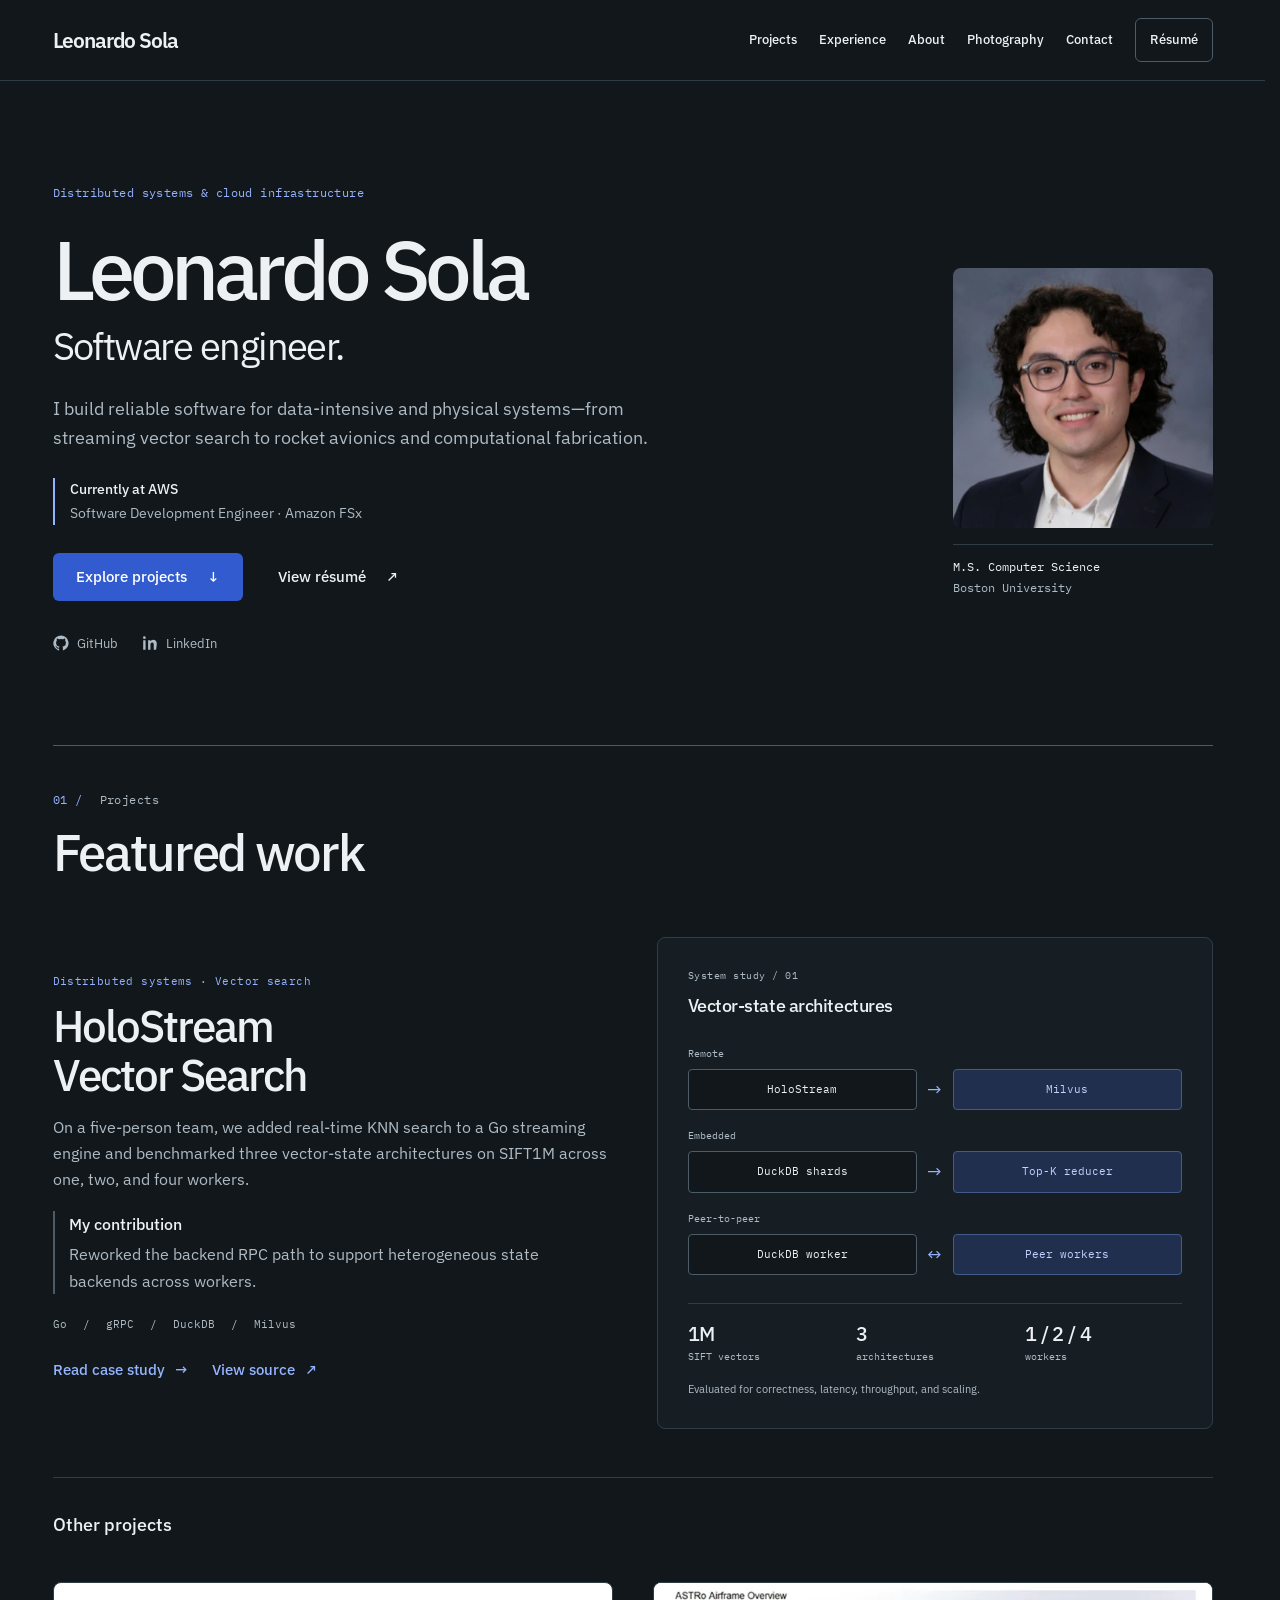
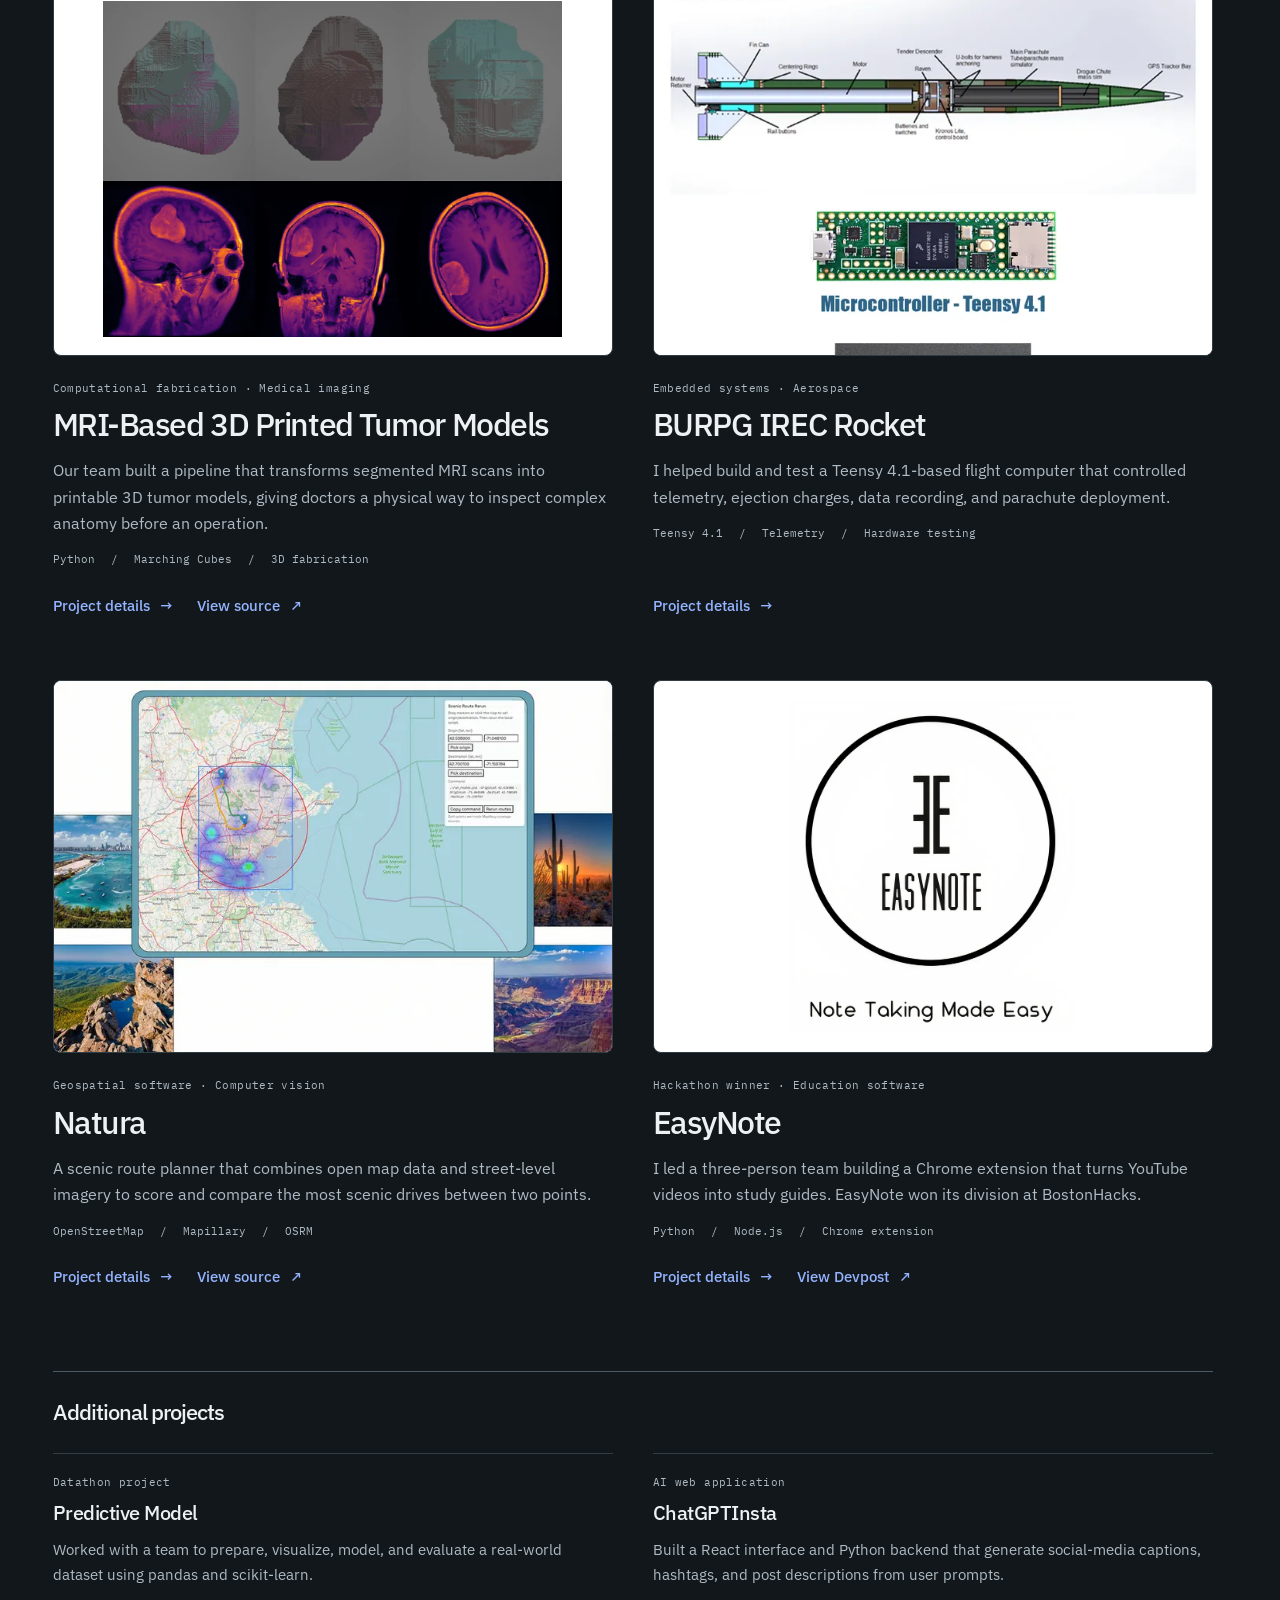
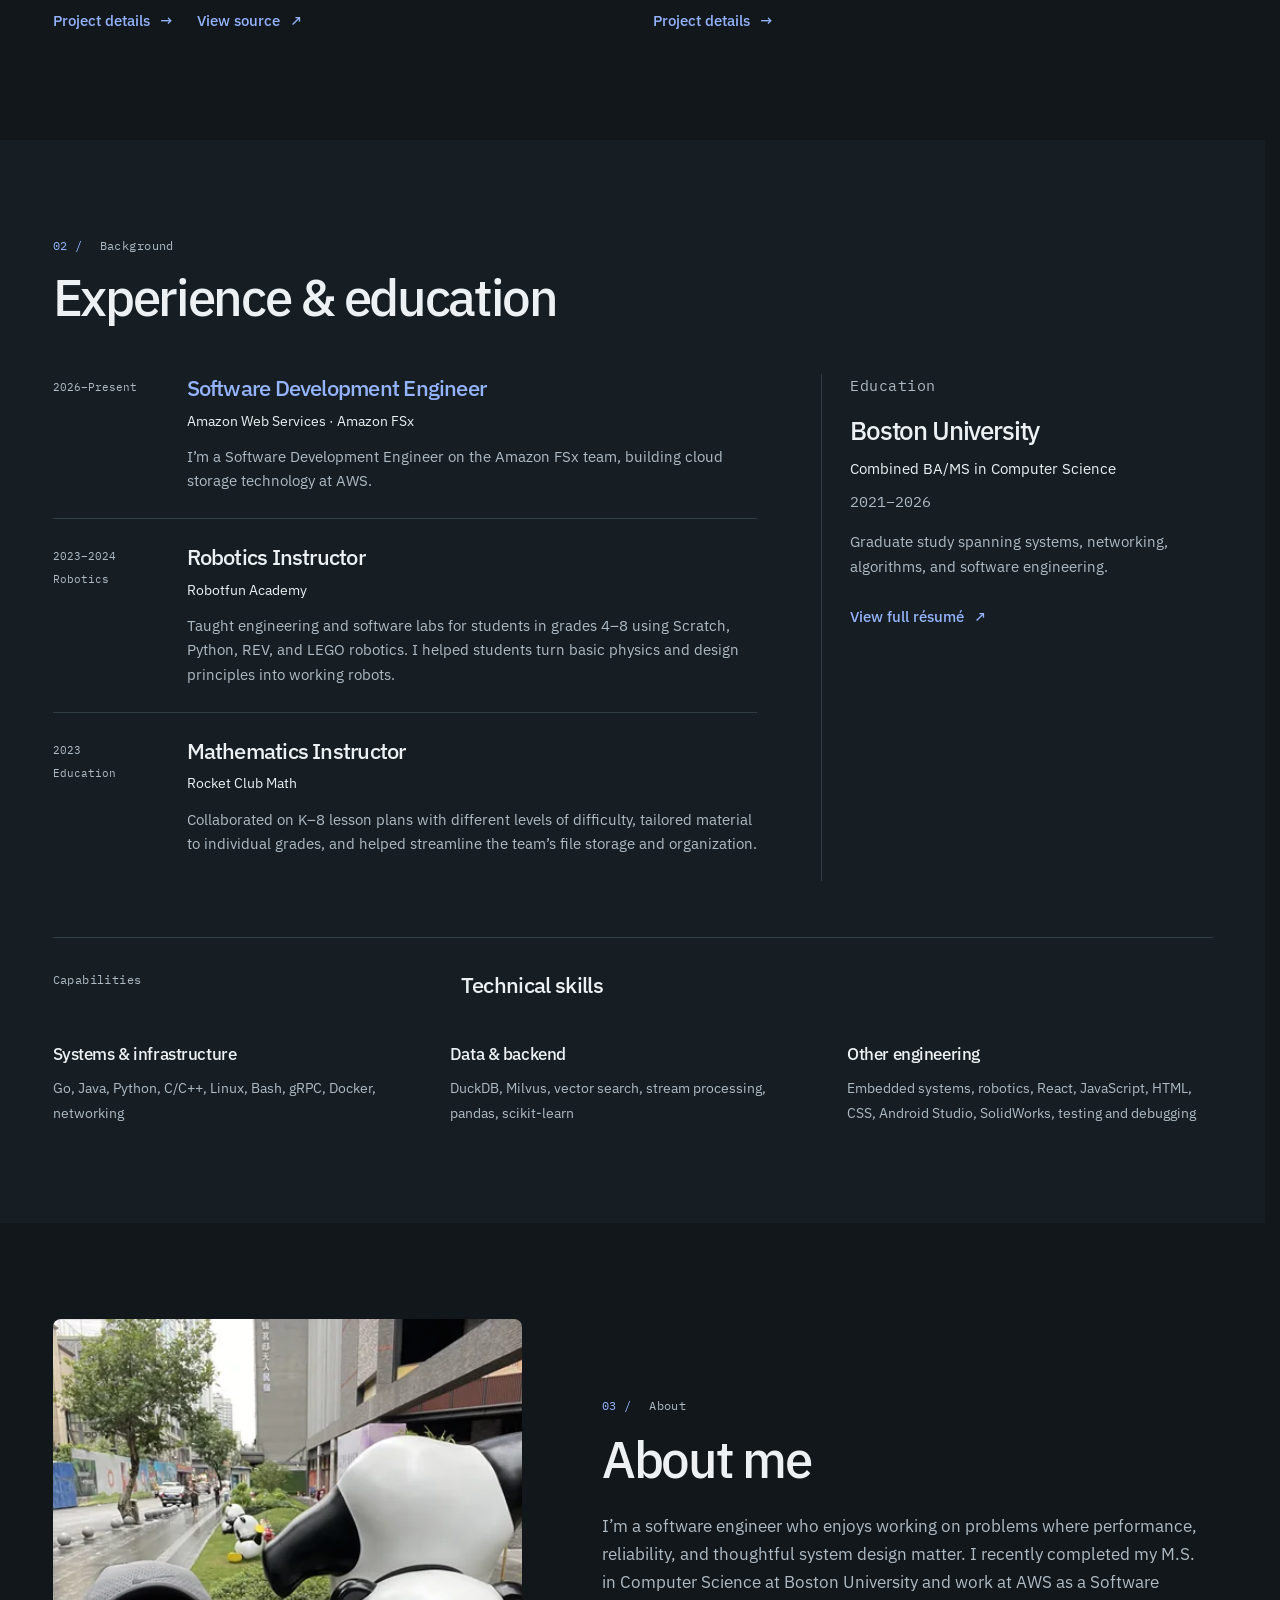
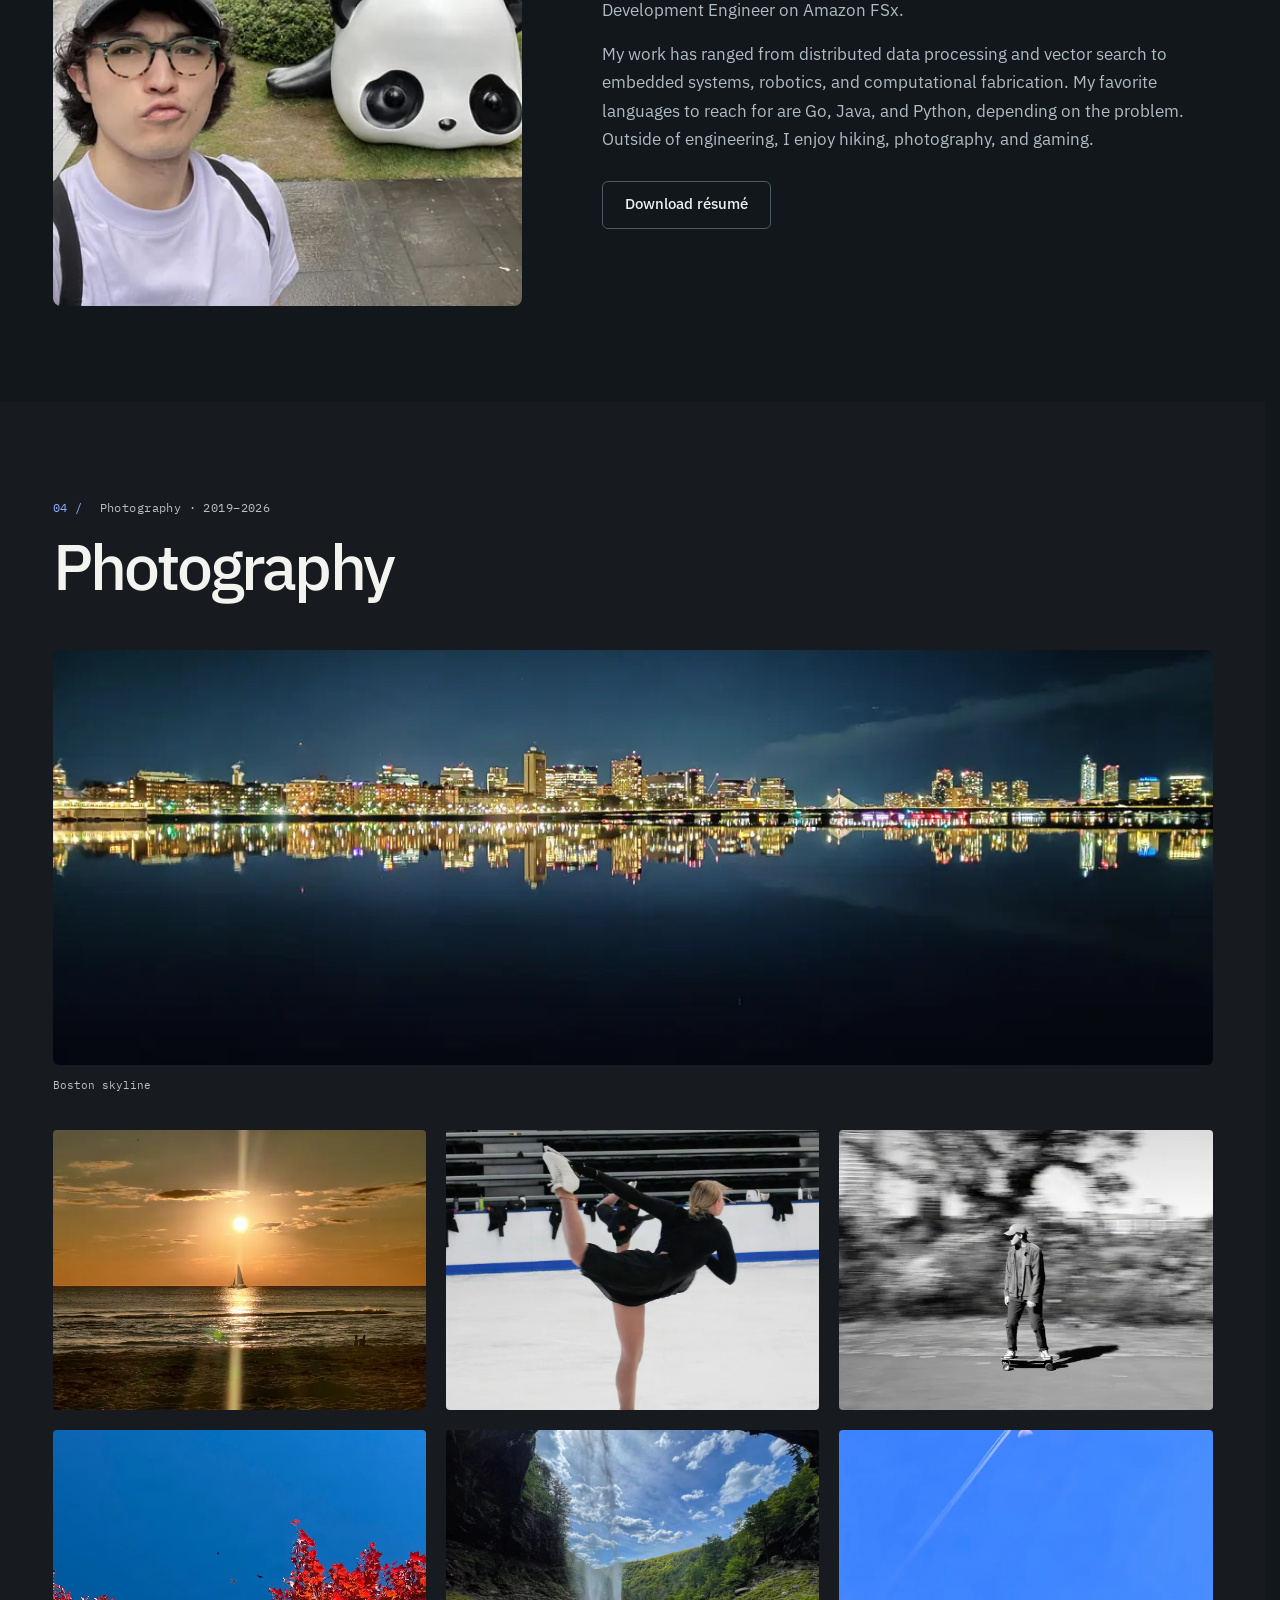
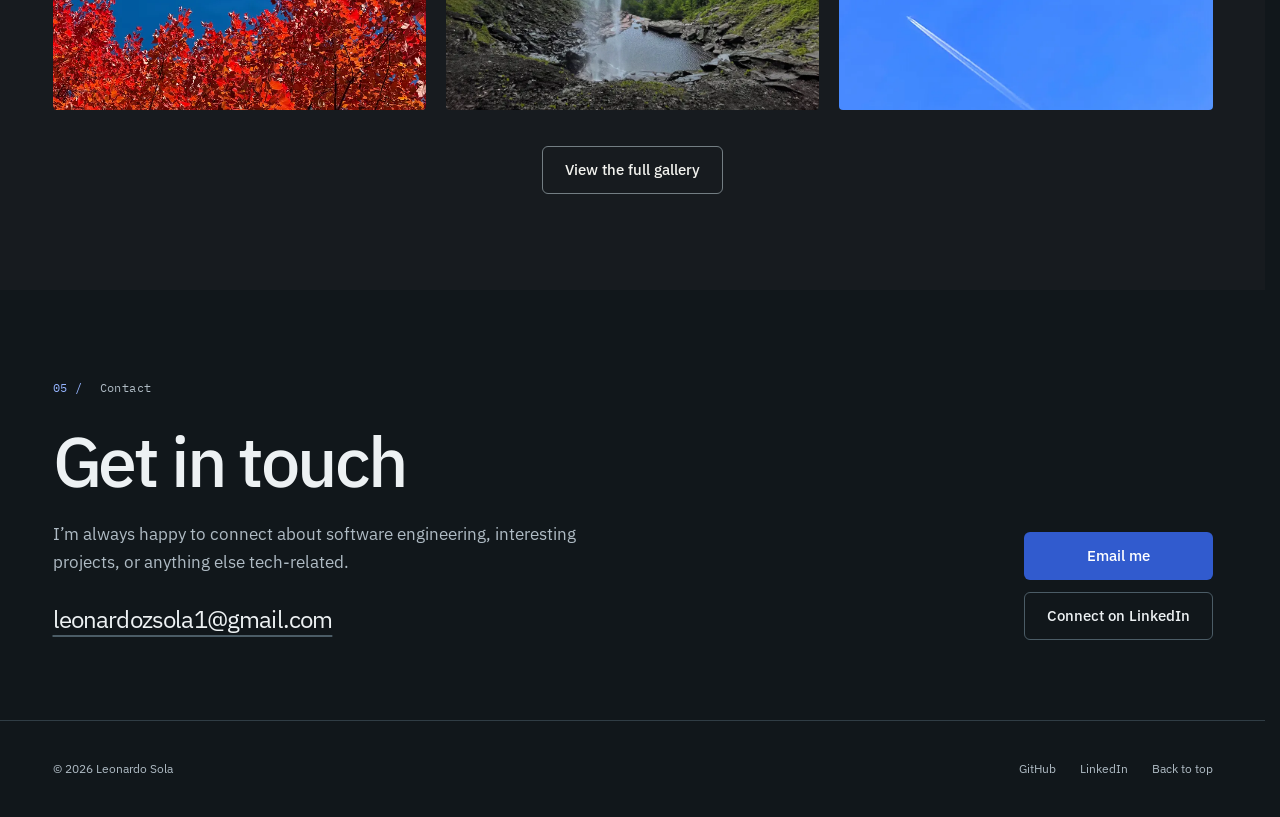
<file: index.html>
﻿<!doctype html>
<html lang="en">
<head>
  <meta charset="utf-8">
  <meta name="viewport" content="width=device-width, initial-scale=1">
  <title>Leonardo Sola — Software Engineer | Distributed Systems &amp; Cloud Infrastructure</title>
  <meta name="description" content="Portfolio of Leonardo Sola, an AWS software development engineer focused on distributed systems, cloud infrastructure, and reliable software at scale.">
  <meta name="author" content="Leonardo Sola">
  <meta name="theme-color" content="#11171b">
  <link rel="canonical" href="https://leonardosola.com/">

  <meta property="og:type" content="website">
  <meta property="og:title" content="Leonardo Sola — Software Engineer | Distributed Systems &amp; Cloud Infrastructure">
  <meta property="og:description" content="Distributed systems, cloud infrastructure, and engineering software projects by Leonardo Sola, SDE at AWS.">
  <meta property="og:url" content="https://leonardosola.com/">
  <meta property="og:image" content="https://leonardosola.com/images/optimized/og-preview.jpg">
  <meta property="og:image:alt" content="Boston skyline reflected across the Charles River at night">
  <meta name="twitter:card" content="summary_large_image">

  <link rel="preconnect" href="https://fonts.googleapis.com">
  <link rel="preconnect" href="https://fonts.gstatic.com" crossorigin>
  <link rel="stylesheet" href="https://fonts.googleapis.com/css2?family=IBM+Plex+Mono:wght@400;500&amp;family=IBM+Plex+Sans:wght@400;500;600;700&amp;display=swap">
  <link rel="icon" href="favicon.png" type="image/png">
  <link rel="stylesheet" href="css/site.css">

  <script type="application/ld+json">
  {
    "@context": "https://schema.org",
    "@type": "Person",
    "name": "Leonardo Sola",
    "url": "https://leonardosola.com/",
    "image": "https://leonardosola.com/images/YearbookPicEdit2.png",
    "jobTitle": "Software Engineer",
    "alumniOf": {
      "@type": "CollegeOrUniversity",
      "name": "Boston University"
    },
    "sameAs": [
      "https://github.com/LeozSola",
      "https://www.linkedin.com/in/leonardozsola/"
    ],
    "knowsAbout": [
      "Distributed systems",
      "Cloud infrastructure",
      "Vector search",
      "Stream processing",
      "Robotics",
      "Computational fabrication"
    ]
  }
  </script>
</head>

<body>
  <a class="skip-link" href="#main-content">Skip to main content</a>

  <header class="site-header" data-site-header>
    <nav class="nav-shell" aria-label="Primary navigation">
      <a class="brand" href="#top" aria-label="Leonardo Sola, home">
        <span class="brand-name">Leonardo Sola</span>
      </a>

      <button class="nav-toggle" type="button" aria-expanded="false" aria-controls="primary-links">
        <span class="sr-only">Toggle navigation</span>
        <svg aria-hidden="true" viewBox="0 0 24 24" width="24" height="24">
          <path d="M4 7h16M4 12h16M4 17h16" fill="none" stroke="currentColor" stroke-width="2" stroke-linecap="round"/>
        </svg>
      </button>

      <div class="nav-links" id="primary-links" data-nav-links>
        <a href="#work">Projects</a>
        <a href="#experience">Experience</a>
        <a href="#about">About</a>
        <a href="#photography">Photography</a>
        <a href="#contact">Contact</a>
        <a class="nav-resume" href="Leonardo%20Sola%20Resume.pdf" target="_blank" rel="noopener">Résumé</a>
      </div>
    </nav>
  </header>

  <main id="main-content">
    <section class="hero" id="top" aria-labelledby="hero-title">
      <div class="container hero-grid">
        <div class="hero-copy">
          <p class="eyebrow">Distributed systems &amp; cloud infrastructure</p>
          <h1 id="hero-title">Leonardo Sola</h1>
          <p class="hero-role">Software engineer.</p>
          <p class="hero-lede">I build reliable software for data-intensive and physical systems—from streaming vector search to rocket avionics and computational fabrication.</p>
          <div class="hero-next" aria-label="Current position">
            <span class="hero-next-label">Currently at AWS</span>
            <span class="hero-next-team">Software Development Engineer · Amazon FSx</span>
          </div>

          <div class="hero-actions">
            <a class="button button-primary" href="#work">Explore projects <span aria-hidden="true">↓</span></a>
            <a class="button button-secondary" href="Leonardo%20Sola%20Resume.pdf" target="_blank" rel="noopener">View résumé <span aria-hidden="true">↗</span></a>
          </div>

          <div class="hero-links" aria-label="Professional profiles">
            <a href="https://github.com/LeozSola" target="_blank" rel="noopener noreferrer">
              <svg aria-hidden="true" viewBox="0 0 24 24" width="20" height="20"><path fill="currentColor" d="M12 .7a11.5 11.5 0 0 0-3.64 22.41c.58.11.79-.25.79-.56v-2.23c-3.22.7-3.9-1.37-3.9-1.37-.52-1.34-1.28-1.69-1.28-1.69-1.05-.72.08-.71.08-.71 1.16.08 1.77 1.19 1.77 1.19 1.03 1.77 2.71 1.26 3.37.96.1-.75.4-1.26.73-1.55-2.57-.29-5.27-1.28-5.27-5.69 0-1.26.45-2.28 1.19-3.09-.12-.29-.52-1.47.11-3.05 0 0 .97-.31 3.16 1.18a10.98 10.98 0 0 1 5.76 0c2.2-1.49 3.16-1.18 3.16-1.18.63 1.58.23 2.76.11 3.05.74.81 1.19 1.83 1.19 3.09 0 4.42-2.71 5.39-5.29 5.68.42.36.79 1.07.79 2.16v3.2c0 .31.21.68.8.56A11.5 11.5 0 0 0 12 .7Z"/></svg>
              GitHub
            </a>
            <a href="https://www.linkedin.com/in/leonardozsola/" target="_blank" rel="noopener noreferrer">
              <svg aria-hidden="true" viewBox="0 0 24 24" width="20" height="20"><path fill="currentColor" d="M5.35 7.8H1.8V22h3.55V7.8ZM3.58 2A2.07 2.07 0 1 0 3.6 6.14 2.07 2.07 0 0 0 3.58 2ZM22.2 13.36c0-4.28-2.28-6.27-5.33-6.27a4.6 4.6 0 0 0-4.18 2.3V7.8H9.14V22h3.55v-7.04c0-1.85.35-3.64 2.64-3.64 2.26 0 2.29 2.11 2.29 3.76V22h3.55l1.03-8.64Z"/></svg>
              LinkedIn
            </a>
          </div>
        </div>

        <div class="hero-portrait-wrap">
          <div class="portrait-frame">
            <img class="hero-portrait" src="images/optimized/portrait.webp" alt="Portrait of Leonardo Sola" width="334" height="333" decoding="async" fetchpriority="high">
          </div>
          <p class="hero-credential"><span>M.S. Computer Science</span><span>Boston University</span></p>
        </div>
      </div>

    </section>

    <section class="section section-work" id="work" aria-labelledby="work-title">
      <div class="container">
        <div class="simple-section-heading">
          <p class="eyebrow"><span class="section-index">01 /</span> Projects</p>
          <h2 id="work-title">Featured work</h2>
        </div>

        <div class="selected-projects">
          <article class="selected-project selected-project-featured" aria-labelledby="holostream-title">
            <div class="selected-project-content">
              <p class="project-kicker">Distributed systems · Vector search</p>
              <h3 id="holostream-title">HoloStream Vector Search</h3>
              <p>On a five-person team, we added real-time KNN search to a Go streaming engine and benchmarked three vector-state architectures on SIFT1M across one, two, and four workers.</p>
              <p class="project-contribution"><strong>My contribution</strong> Reworked the backend RPC path to support heterogeneous state backends across workers.</p>
              <ul class="tag-list"><li>Go</li><li>gRPC</li><li>DuckDB</li><li>Milvus</li></ul>
              <div class="project-actions"><button class="text-link project-read-more" type="button" data-dialog="holostream-dialog" aria-controls="holostream-dialog" aria-haspopup="dialog" aria-label="Read HoloStream Vector Search project details">Read case study <span aria-hidden="true">→</span></button><a class="text-link" href="https://github.com/CS-551/HoloStream-Team-8a" target="_blank" rel="noopener noreferrer">View source <span aria-hidden="true">↗</span></a></div>
            </div>
            <figure class="architecture-card selected-project-media" aria-labelledby="architecture-caption">
              <figcaption id="architecture-caption"><span class="diagram-index">System study / 01</span>Vector-state architectures</figcaption>
              <div class="architecture-row">
                <span class="architecture-label">Remote</span>
                <span class="architecture-node">HoloStream</span>
                <span class="architecture-arrow" aria-hidden="true">→</span>
                <span class="architecture-node architecture-node-accent">Milvus</span>
              </div>
              <div class="architecture-row">
                <span class="architecture-label">Embedded</span>
                <span class="architecture-node">DuckDB shards</span>
                <span class="architecture-arrow" aria-hidden="true">→</span>
                <span class="architecture-node architecture-node-accent">Top-K reducer</span>
              </div>
              <div class="architecture-row">
                <span class="architecture-label">Peer-to-peer</span>
                <span class="architecture-node">DuckDB worker</span>
                <span class="architecture-arrow architecture-arrow-peer" aria-hidden="true">↔</span>
                <span class="architecture-node architecture-node-accent">Peer workers</span>
              </div>
              <div class="architecture-metrics"><span><strong>1M</strong> SIFT vectors</span><span><strong>3</strong> architectures</span><span><strong>1 / 2 / 4</strong> workers</span></div>
              <p class="architecture-note">Evaluated for correctness, latency, throughput, and scaling.</p>
            </figure>
          </article>

          <div class="other-projects-heading">
            <p>Other projects</p>
          </div>

          <article class="selected-project" aria-labelledby="tumor-title">
            <div class="project-image project-image-mri"><img class="selected-project-media" src="images/optimized/mri-comparison-1200.webp" alt="MRI slices compared with a reconstructed three-dimensional tumor model" width="1200" height="877" loading="lazy" decoding="async"></div>
            <div class="selected-project-content">
              <p class="project-kicker">Computational fabrication · Medical imaging</p>
              <h3 id="tumor-title">MRI-Based 3D Printed Tumor Models</h3>
              <p>Our team built a pipeline that transforms segmented MRI scans into printable 3D tumor models, giving doctors a physical way to inspect complex anatomy before an operation.</p>
              <ul class="tag-list"><li>Python</li><li>Marching Cubes</li><li>3D fabrication</li></ul>
              <div class="project-actions"><button class="text-link project-read-more" type="button" data-dialog="tumor-dialog" aria-controls="tumor-dialog" aria-haspopup="dialog" aria-label="Read MRI-Based 3D Printed Tumor Models project details">Project details <span aria-hidden="true">→</span></button><a class="text-link" href="https://gitlab.com/cs581/mri-tumor-data" target="_blank" rel="noopener noreferrer">View source <span aria-hidden="true">↗</span></a></div>
            </div>
          </article>

          <article class="selected-project" aria-labelledby="rocket-title">
            <div class="project-image project-image-rocket"><img class="selected-project-media" src="images/optimized/irec-720.webp" srcset="images/optimized/irec-720.webp 720w, images/optimized/irec-1200.webp 1200w" sizes="(max-width: 760px) calc(100vw - 2rem), (max-width: 1240px) 45vw, 550px" alt="BURPG rocket airframe diagram and Teensy flight computer hardware" width="1396" height="1612" loading="lazy" decoding="async"></div>
            <div class="selected-project-content">
              <p class="project-kicker">Embedded systems · Aerospace</p>
              <h3 id="rocket-title">BURPG IREC Rocket</h3>
              <p>I helped build and test a Teensy 4.1-based flight computer that controlled telemetry, ejection charges, data recording, and parachute deployment.</p>
              <ul class="tag-list"><li>Teensy 4.1</li><li>Telemetry</li><li>Hardware testing</li></ul>
              <button class="text-link project-read-more" type="button" data-dialog="rocket-dialog" aria-controls="rocket-dialog" aria-haspopup="dialog" aria-label="Read BURPG IREC Rocket project details">Project details <span aria-hidden="true">→</span></button>
            </div>
          </article>

          <article class="selected-project" aria-labelledby="natura-title">
            <div class="project-image project-image-natura"><img class="selected-project-media" src="images/optimized/natura-720.webp" srcset="images/optimized/natura-720.webp 720w, images/optimized/natura-1200.webp 1200w" sizes="(max-width: 760px) calc(100vw - 2rem), (max-width: 1240px) 45vw, 550px" alt="Natura scenic route planner map and interface" width="1696" height="1975" loading="lazy" decoding="async"></div>
            <div class="selected-project-content">
              <p class="project-kicker">Geospatial software · Computer vision</p>
              <h3 id="natura-title">Natura</h3>
              <p>A scenic route planner that combines open map data and street-level imagery to score and compare the most scenic drives between two points.</p>
              <ul class="tag-list"><li>OpenStreetMap</li><li>Mapillary</li><li>OSRM</li></ul>
              <div class="project-actions"><button class="text-link project-read-more" type="button" data-dialog="natura-dialog" aria-controls="natura-dialog" aria-haspopup="dialog" aria-label="Read Natura project details">Project details <span aria-hidden="true">→</span></button><a class="text-link" href="https://github.com/LeozSola/Natura" target="_blank" rel="noopener noreferrer">View source <span aria-hidden="true">↗</span></a></div>
            </div>
          </article>

          <article class="selected-project" aria-labelledby="easynote-title">
            <div class="project-image project-image-easynote"><img class="selected-project-media" src="images/optimized/easynote-720.webp" srcset="images/optimized/easynote-720.webp 720w, images/optimized/easynote-1200.webp 1200w" sizes="(max-width: 760px) calc(100vw - 2rem), (max-width: 1240px) 45vw, 550px" alt="EasyNote note-taking project logo" width="1396" height="1612" loading="lazy" decoding="async"></div>
            <div class="selected-project-content">
              <p class="project-kicker">Hackathon winner · Education software</p>
              <h3 id="easynote-title">EasyNote</h3>
              <p>I led a three-person team building a Chrome extension that turns YouTube videos into study guides. EasyNote won its division at BostonHacks.</p>
              <ul class="tag-list"><li>Python</li><li>Node.js</li><li>Chrome extension</li></ul>
              <div class="project-actions"><button class="text-link project-read-more" type="button" data-dialog="easynote-dialog" aria-controls="easynote-dialog" aria-haspopup="dialog" aria-label="Read EasyNote project details">Project details <span aria-hidden="true">→</span></button><a class="text-link" href="https://devpost.com/software/easynote" target="_blank" rel="noopener noreferrer">View Devpost <span aria-hidden="true">↗</span></a></div>
            </div>
          </article>
        </div>

        <div class="additional-work">
          <div class="additional-work-heading"><h3>Additional projects</h3></div>
          <div class="compact-projects">
            <article class="compact-project">
              <div class="compact-project-title">
                <p class="project-kicker">Datathon project</p>
                <h4>Predictive Model</h4>
              </div>
              <div class="compact-project-summary">
                <p>Worked with a team to prepare, visualize, model, and evaluate a real-world dataset using pandas and scikit-learn.</p>
                <div class="project-actions"><button class="text-link project-read-more" type="button" data-dialog="datathon-dialog" aria-controls="datathon-dialog" aria-haspopup="dialog" aria-label="Read Predictive Model project details">Project details <span aria-hidden="true">→</span></button><a class="text-link" href="https://github.com/amv1225/MiniHacks2022" target="_blank" rel="noopener noreferrer">View source <span aria-hidden="true">↗</span></a></div>
              </div>
            </article>
            <article class="compact-project">
              <div class="compact-project-title">
                <p class="project-kicker">AI web application</p>
                <h4>ChatGPTInsta</h4>
              </div>
              <div class="compact-project-summary">
                <p>Built a React interface and Python backend that generate social-media captions, hashtags, and post descriptions from user prompts.</p>
                <button class="text-link project-read-more" type="button" data-dialog="chatgptinsta-dialog" aria-controls="chatgptinsta-dialog" aria-haspopup="dialog" aria-label="Read ChatGPTInsta project details">Project details <span aria-hidden="true">→</span></button>
              </div>
            </article>
          </div>
        </div>
      </div>
    </section>

    <section class="section" id="experience" aria-labelledby="experience-title">
      <div class="container">
        <div class="section-heading section-heading-compact">
          <div>
            <p class="eyebrow"><span class="section-index">02 /</span> Background</p>
            <h2 id="experience-title">Experience &amp; education</h2>
          </div>
        </div>

        <div class="experience-layout">
          <div class="timeline">
            <article class="next-role-card" aria-labelledby="next-role-title">
              <div class="timeline-meta">
                <span>2026–Present</span>
              </div>
              <h3 id="next-role-title">Software Development Engineer</h3>
              <p class="timeline-org">Amazon Web Services · Amazon FSx</p>
              <p>I’m a Software Development Engineer on the Amazon FSx team, building cloud storage technology at AWS.</p>
            </article>
            <article class="timeline-item">
              <div class="timeline-meta">
                <span>2023–2024</span>
                <span>Robotics</span>
              </div>
              <h3>Robotics Instructor</h3>
              <p class="timeline-org">Robotfun Academy</p>
              <p>Taught engineering and software labs for students in grades 4–8 using Scratch, Python, REV, and LEGO robotics. I helped students turn basic physics and design principles into working robots.</p>
            </article>
            <article class="timeline-item">
              <div class="timeline-meta">
                <span>2023</span>
                <span>Education</span>
              </div>
              <h3>Mathematics Instructor</h3>
              <p class="timeline-org">Rocket Club Math</p>
              <p>Collaborated on K–8 lesson plans with different levels of difficulty, tailored material to individual grades, and helped streamline the team’s file storage and organization.</p>
            </article>
          </div>

          <aside class="education-card">
            <p class="eyebrow">Education</p>
            <h3>Boston University</h3>
            <p class="degree">Combined BA/MS in Computer Science</p>
            <p class="education-date">2021–2026</p>
            <p>Graduate study spanning systems, networking, algorithms, and software engineering.</p>
            <a class="text-link" href="Leonardo%20Sola%20Resume.pdf" target="_blank" rel="noopener">View full résumé <span aria-hidden="true">↗</span></a>
          </aside>
        </div>

        <div class="skills-grid" aria-labelledby="skills-title">
          <div class="skills-intro">
            <p class="eyebrow">Capabilities</p>
            <h3 id="skills-title">Technical skills</h3>
          </div>
          <article class="skill-group">
            <h4>Systems &amp; infrastructure</h4>
            <p>Go, Java, Python, C/C++, Linux, Bash, gRPC, Docker, networking</p>
          </article>
          <article class="skill-group">
            <h4>Data &amp; backend</h4>
            <p>DuckDB, Milvus, vector search, stream processing, pandas, scikit-learn</p>
          </article>
          <article class="skill-group">
            <h4>Other engineering</h4>
            <p>Embedded systems, robotics, React, JavaScript, HTML, CSS, Android Studio, SolidWorks, testing and debugging</p>
          </article>
        </div>
      </div>
    </section>

    <section class="section section-about" id="about" aria-labelledby="about-title">
      <div class="container about-grid">
        <figure class="about-photo">
          <img src="images/optimized/about-720.webp" alt="Leonardo Sola outdoors" width="720" height="540" loading="lazy" decoding="async">
        </figure>
        <div class="about-copy">
          <p class="eyebrow"><span class="section-index">03 /</span> About</p>
          <h2 id="about-title">About me</h2>
          <p>I’m a software engineer who enjoys working on problems where performance, reliability, and thoughtful system design matter. I recently completed my M.S. in Computer Science at Boston University and work at AWS as a Software Development Engineer on Amazon FSx.</p>
          <p>My work has ranged from distributed data processing and vector search to embedded systems, robotics, and computational fabrication. My favorite languages to reach for are Go, Java, and Python, depending on the problem. Outside of engineering, I enjoy hiking, photography, and gaming.</p>
          <a class="button button-secondary about-resume-button" href="Leonardo%20Sola%20Resume.pdf" download>Download résumé</a>
        </div>
      </div>
    </section>

    <section class="section photography" id="photography" aria-labelledby="photography-title">
      <div class="container">
        <div class="simple-section-heading photography-heading">
          <p class="eyebrow"><span class="section-index">04 /</span> Photography · 2019–2026</p>
          <h2 id="photography-title">Photography</h2>
        </div>

        <figure class="photography-panorama">
          <img src="images/optimized/skyline-1280.webp" srcset="images/optimized/skyline-1280.webp 1280w, images/optimized/skyline-1920.webp 1920w" sizes="(max-width: 1240px) calc(100vw - 3rem), 1160px" alt="Boston skyline reflected across the Charles River at night" width="1920" height="1080" loading="lazy" decoding="async">
          <figcaption>Boston skyline</figcaption>
        </figure>

        <div class="photo-grid">
          <a class="photo-card photo-card-wide" href="images/watermarked/FloridaSunset.jpg">
            <img src="images/optimized/florida-720.webp" srcset="images/optimized/florida-720.webp 720w, images/optimized/florida-1400.webp 1400w" sizes="(max-width: 860px) 100vw, 40vw" alt="Sunset over Tampa Bay" width="2969" height="2387" loading="lazy" decoding="async">
          </a>
          <a class="photo-card" href="images/watermarked/solaFinal7.jpg">
            <img src="images/optimized/gallery-skating-solo.webp" sizes="(max-width: 560px) 100vw, (max-width: 860px) 50vw, 30vw" alt="Synchronized skater holding a solo pose" width="1000" height="1179" loading="lazy" decoding="async">
          </a>
          <a class="photo-card" href="images/watermarked/photo3.jpg">
            <img src="images/optimized/long-exposure-720.webp" srcset="images/optimized/long-exposure-720.webp 720w, images/optimized/long-exposure-1400.webp 1400w" sizes="(max-width: 560px) 100vw, (max-width: 860px) 50vw, 30vw" alt="Long-exposure light trail from an electric skateboard" width="4778" height="3456" loading="lazy" decoding="async">
          </a>
          <a class="photo-card" href="images/watermarked/FireLeaves.jpg">
            <img src="images/optimized/gallery-fire-leaves.webp" alt="Autumn leaves in fiery colors" width="1000" height="544" loading="lazy" decoding="async">
          </a>
          <a class="photo-card" href="images/watermarked/CampingWaterfall.jpg">
            <img src="images/optimized/gallery-camping-waterfall.webp" alt="Waterfall cascading over rocks in a forest" width="1000" height="750" loading="lazy" decoding="async">
          </a>
          <a class="photo-card" href="images/watermarked/twoPlanes.jpg">
            <img src="images/optimized/gallery-two-planes.webp" alt="Two planes in the sky" width="1000" height="1000" loading="lazy" decoding="async">
          </a>
        </div>
        <div class="photography-action"><a class="button button-secondary" href="photography.html">View the full gallery</a></div>
      </div>
    </section>

    <section class="section section-contact" id="contact" aria-labelledby="contact-title">
      <div class="container contact-panel">
        <div>
          <p class="eyebrow"><span class="section-index">05 /</span> Contact</p>
          <h2 id="contact-title">Get in touch</h2>
          <p>I’m always happy to connect about software engineering, interesting projects, or anything else tech-related.</p>
          <a class="contact-email" href="mailto:leonardozsola1@gmail.com">leonardozsola1@gmail.com</a>
        </div>
        <div class="contact-actions">
          <a class="button button-primary" href="mailto:leonardozsola1@gmail.com">Email me</a>
          <a class="button button-secondary" href="https://www.linkedin.com/in/leonardozsola/" target="_blank" rel="noopener noreferrer">Connect on LinkedIn</a>
        </div>
      </div>
    </section>
  </main>

  <dialog class="project-dialog" id="tumor-dialog" aria-labelledby="tumor-dialog-title">
    <div class="project-dialog-shell">
      <button class="dialog-close" type="button" data-dialog-close aria-label="Close MRI-Based 3D Printed Tumor Models details">×</button>
      <div class="project-dialog-content">
        <p class="project-kicker">Computational fabrication · Medical imaging</p>
        <h2 id="tumor-dialog-title">MRI-Based 3D Printed Tumor Models</h2>
        <p>Our project explored a new way for doctors to visualize tumors before operating on a patient. We built a pipeline that takes pre-segmented MRI scans, extrapolates and orients the individual slices, and interpolates the spaces between them before using Marching Cubes to generate a printable 3D mesh. Although our work focused specifically on brain tumors, the same process could be applied to other collections of segmented MRI scans to create physical models that make complex anatomy easier to inspect and understand.</p>
        <a class="text-link" href="https://gitlab.com/cs581/mri-tumor-data" target="_blank" rel="noopener noreferrer">View source <span aria-hidden="true">↗</span></a>
      </div>
      <div class="project-dialog-gallery project-dialog-gallery-split">
        <img src="images/optimized/mri-comparison-1200.webp" alt="MRI slices compared with a reconstructed three-dimensional tumor" width="1200" height="877" loading="lazy" decoding="async">
        <img src="images/optimized/tumor-pipeline-720.webp" alt="Diagram of the MRI-to-3D-model processing pipeline" width="461" height="458" loading="lazy" decoding="async">
      </div>
    </div>
  </dialog>

  <dialog class="project-dialog" id="rocket-dialog" aria-labelledby="rocket-dialog-title">
    <div class="project-dialog-shell">
      <button class="dialog-close" type="button" data-dialog-close aria-label="Close BURPG IREC Rocket details">×</button>
      <div class="project-dialog-content">
        <p class="project-kicker">Embedded systems · Aerospace</p>
        <h2 id="rocket-dialog-title">BURPG IREC Rocket</h2>
        <p>I contributed to the design, production, testing, and debugging of a flight computer for the Boston University Rocket Propulsion Group’s IREC team. Built around a Teensy 4.1 microcontroller and a variety of Adafruit components, the system served as an integral part of the rocket’s avionics. It was responsible for coordinating critical flight functions, including recording and transmitting telemetry, controlling ejection charges, and supporting parachute deployment, all of which required the hardware and software to operate reliably under demanding flight conditions.</p>
      </div>
      <div class="project-dialog-gallery project-dialog-gallery-contain"><img src="images/optimized/irec-1200.webp" alt="BURPG rocket airframe, Teensy flight computer, and inertial measurement unit" width="1200" height="1386" loading="lazy" decoding="async"></div>
    </div>
  </dialog>

  <dialog class="project-dialog" id="holostream-dialog" aria-labelledby="holostream-dialog-title">
    <div class="project-dialog-shell">
      <button class="dialog-close" type="button" data-dialog-close aria-label="Close HoloStream Vector Search details">×</button>
      <div class="project-dialog-content project-dialog-content-wide">
        <p class="project-kicker">Distributed systems · Vector search</p>
        <h2 id="holostream-dialog-title">HoloStream Vector Search</h2>
        <p>On a five-person team, we integrated streaming KNN search directly into HoloStream and compared three ways to manage vector state: a remote Milvus service, embedded DuckDB shards with downstream MapReduce aggregation, and embedded DuckDB shards with peer-to-peer aggregation.</p>
        <div class="project-case-study">
          <section>
            <h3>My contribution</h3>
            <p>I rewrote the backend RPC path so heterogeneous state backends could run across different workers. I also contributed the initial Milvus workflow, completion signaling, brute-force correctness tools, and experiment scripts used to collect latency and throughput measurements.</p>
          </section>
          <section>
            <h3>Testing setup</h3>
            <div class="benchmark-facts" aria-label="HoloStream benchmark setup">
                                <div><strong>1M</strong> <span>SIFT vectors</span></div>
                                <div><strong>128</strong> <span>dimensions</span></div>
                                <div><strong>10K</strong> <span>query vectors</span></div>
                                <div><strong>1, 2, 4</strong> <span>parallel workers</span></div>
            </div>
            <p>CloudLab experiments ran on c6620s machines with 28-core 2.1 GHz Intel CPUs, 128 GB of RAM, and 25/100 Gb network interfaces. Tests used K=5, input rates of 100 and 1,000 queries per second, exhaustive search, and HNSW.</p>
          </section>
          <section>
            <h3>Verified results</h3>
            <ul class="case-study-results">
              <li>All three architectures produced correct top-K output against brute-force ground truth.</li>
              <li>At four-worker parallelism and a 1,000-query input rate, exhaustive-search throughput was approximately 24 queries/sec for remote Milvus, 11 for MapReduce, and 9 for peer-to-peer aggregation.</li>
              <li>With HNSW, MapReduce peaked near 287 queries/sec at two workers; peer-to-peer peaked near 277 queries/sec at one worker and declined as network fan-out increased.</li>
              <li>Input rate changed which architecture had the lowest latency, while peer-to-peer had the highest overall CloudLab latency.</li>
            </ul>
          </section>
        </div>
        <a class="text-link" href="https://github.com/CS-551/HoloStream-Team-8a" target="_blank" rel="noopener noreferrer">View source <span aria-hidden="true">↗</span></a>
      </div>
    </div>
  </dialog>

  <dialog class="project-dialog" id="natura-dialog" aria-labelledby="natura-dialog-title">
    <div class="project-dialog-shell">
      <button class="dialog-close" type="button" data-dialog-close aria-label="Close Natura details">×</button>
      <div class="project-dialog-content">
        <p class="project-kicker">Geospatial software · Computer vision</p>
        <h2 id="natura-dialog-title">Natura</h2>
        <p>Natura is a scenic route planner MVP that turns open map data and street-level imagery into the most scenic drive between two points. It retrieves road data from OpenStreetMap, samples a uniform grid of locations, matches those samples to Mapillary images, and extracts simple visual cues from each image to estimate the surrounding scenery. The pipeline then builds a heatmap, uses it to score route alternatives produced by OSRM, and presents the results on an interactive map where users can compare routes, inspect imagery coverage, and rerun scenic routing without downloading the same images again.</p>
        <a class="text-link" href="https://github.com/LeozSola/Natura" target="_blank" rel="noopener noreferrer">View source <span aria-hidden="true">↗</span></a>
      </div>
      <div class="project-dialog-gallery project-dialog-gallery-contain project-dialog-gallery-padded"><img src="images/optimized/natura-1200.webp" alt="Natura scenic route planner map and imagery interface" width="1200" height="1397" loading="lazy" decoding="async"></div>
    </div>
  </dialog>

  <dialog class="project-dialog" id="easynote-dialog" aria-labelledby="easynote-dialog-title">
    <div class="project-dialog-shell">
      <button class="dialog-close" type="button" data-dialog-close aria-label="Close EasyNote details">×</button>
      <div class="project-dialog-content">
        <p class="project-kicker">Hackathon winner · Education software</p>
        <h2 id="easynote-dialog-title">EasyNote</h2>
        <p>I led a three-person development team in creating EasyNote, a Chrome extension designed to help students study more efficiently. The extension takes a YouTube video, uses the AssemblyAI API to process its content, and generates a comprehensive study guide that can be delivered through the Google Docs API. We combined Python, Node.js, and HTML to build the project and connect its different services into a practical workflow. Our work earned EasyNote a division win at the BostonHacks Hackathon.</p>
        <a class="text-link" href="https://devpost.com/software/easynote" target="_blank" rel="noopener noreferrer">View Devpost <span aria-hidden="true">↗</span></a>
      </div>
      <div class="project-dialog-gallery project-dialog-gallery-contain"><img src="images/optimized/easynote-1200.webp" alt="EasyNote project logo" width="1200" height="1386" loading="lazy" decoding="async"></div>
    </div>
  </dialog>

  <dialog class="project-dialog" id="datathon-dialog" aria-labelledby="datathon-dialog-title">
    <div class="project-dialog-shell">
      <button class="dialog-close" type="button" data-dialog-close aria-label="Close Datathon Predictive Model details">×</button>
      <div class="project-dialog-content">
        <p class="project-kicker">Datathon project · Machine learning</p>
        <h2 id="datathon-dialog-title">Datathon Predictive Model</h2>
        <p>I worked with a team to analyze a real-world dataset and extract useful insights using pandas and scikit-learn. We applied the core stages of a machine-learning workflow, including data preparation, visualization, model implementation, and performance evaluation. Alongside the project, I attended data science and software engineering seminars that strengthened my understanding of these concepts and gave me an opportunity to apply them to a practical problem.</p>
        <a class="text-link" href="https://github.com/amv1225/MiniHacks2022" target="_blank" rel="noopener noreferrer">View source <span aria-hidden="true">↗</span></a>
      </div>
      <div class="project-dialog-gallery"><img src="images/optimized/datathon-720.webp" alt="Datathon predictive-model data dashboard" width="611" height="673" loading="lazy" decoding="async"></div>
    </div>
  </dialog>

  <dialog class="project-dialog" id="chatgptinsta-dialog" aria-labelledby="chatgptinsta-dialog-title">
    <div class="project-dialog-shell">
      <button class="dialog-close" type="button" data-dialog-close aria-label="Close ChatGPTInsta details">×</button>
      <div class="project-dialog-content">
        <p class="project-kicker">AI web application</p>
        <h2 id="chatgptinsta-dialog-title">ChatGPTInsta</h2>
        <p>ChatGPTInsta was created to help users streamline their social media presence with AI-generated content. I built an intuitive, visually engaging interface in React and connected it to ChatGPT through a Python backend, allowing users to submit prompts and receive generated captions, hashtags, and post descriptions. The project was also designed with future scheduling support in mind, giving users a path toward automatically publishing generated posts to Instagram instead of managing each post manually.</p>
      </div>
      <div class="project-dialog-gallery">
        <img src="images/optimized/chatgptinsta-1200.webp" alt="ChatGPTInsta application interface" width="1200" height="1386" loading="lazy" decoding="async">
      </div>
    </div>
  </dialog>

  <footer class="site-footer">
    <div class="container footer-inner">
      <p>© <span data-current-year>2026</span> Leonardo Sola</p>
      <div>
        <a href="https://github.com/LeozSola" target="_blank" rel="noopener noreferrer">GitHub</a>
        <a href="https://www.linkedin.com/in/leonardozsola/" target="_blank" rel="noopener noreferrer">LinkedIn</a>
        <a href="#top">Back to top</a>
      </div>
    </div>
  </footer>

  <script src="js/site.js" defer></script>
  <script src="js/photo-viewer.js" defer></script>
</body>
</html>
</file>
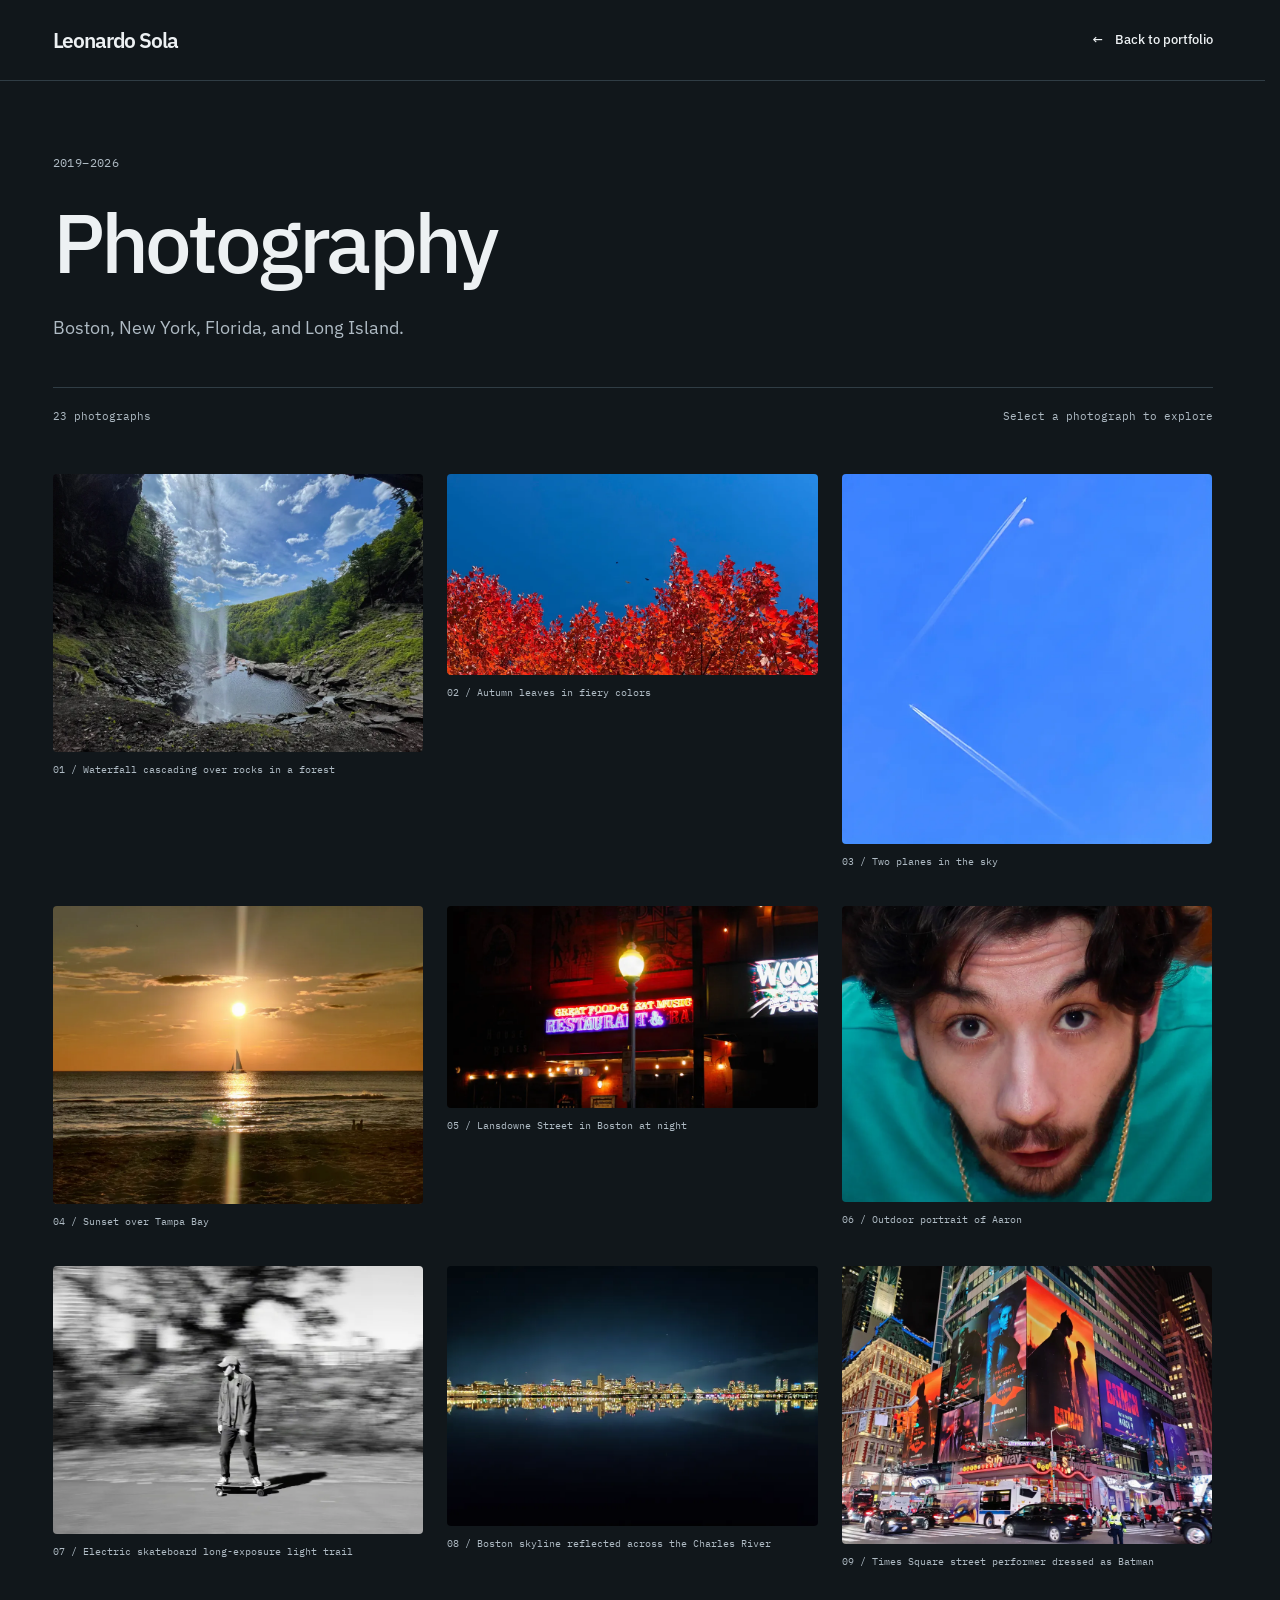
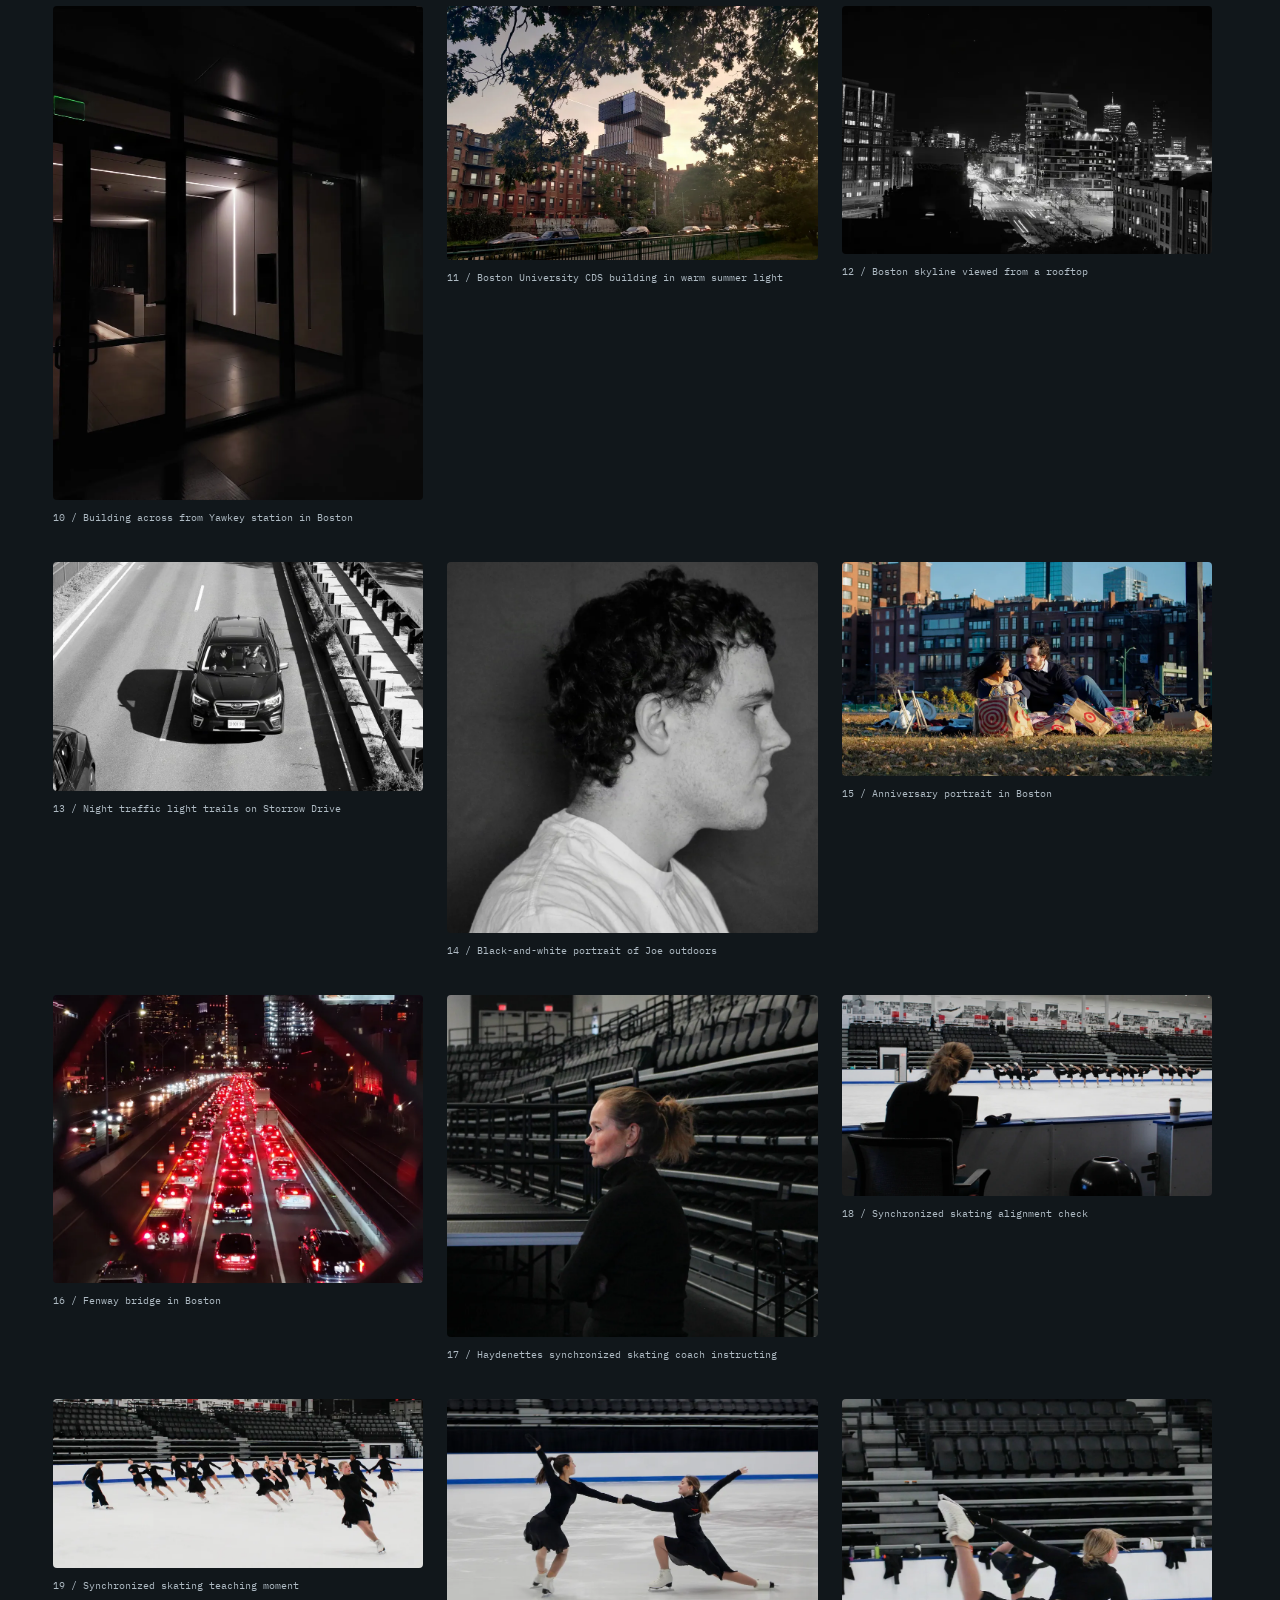
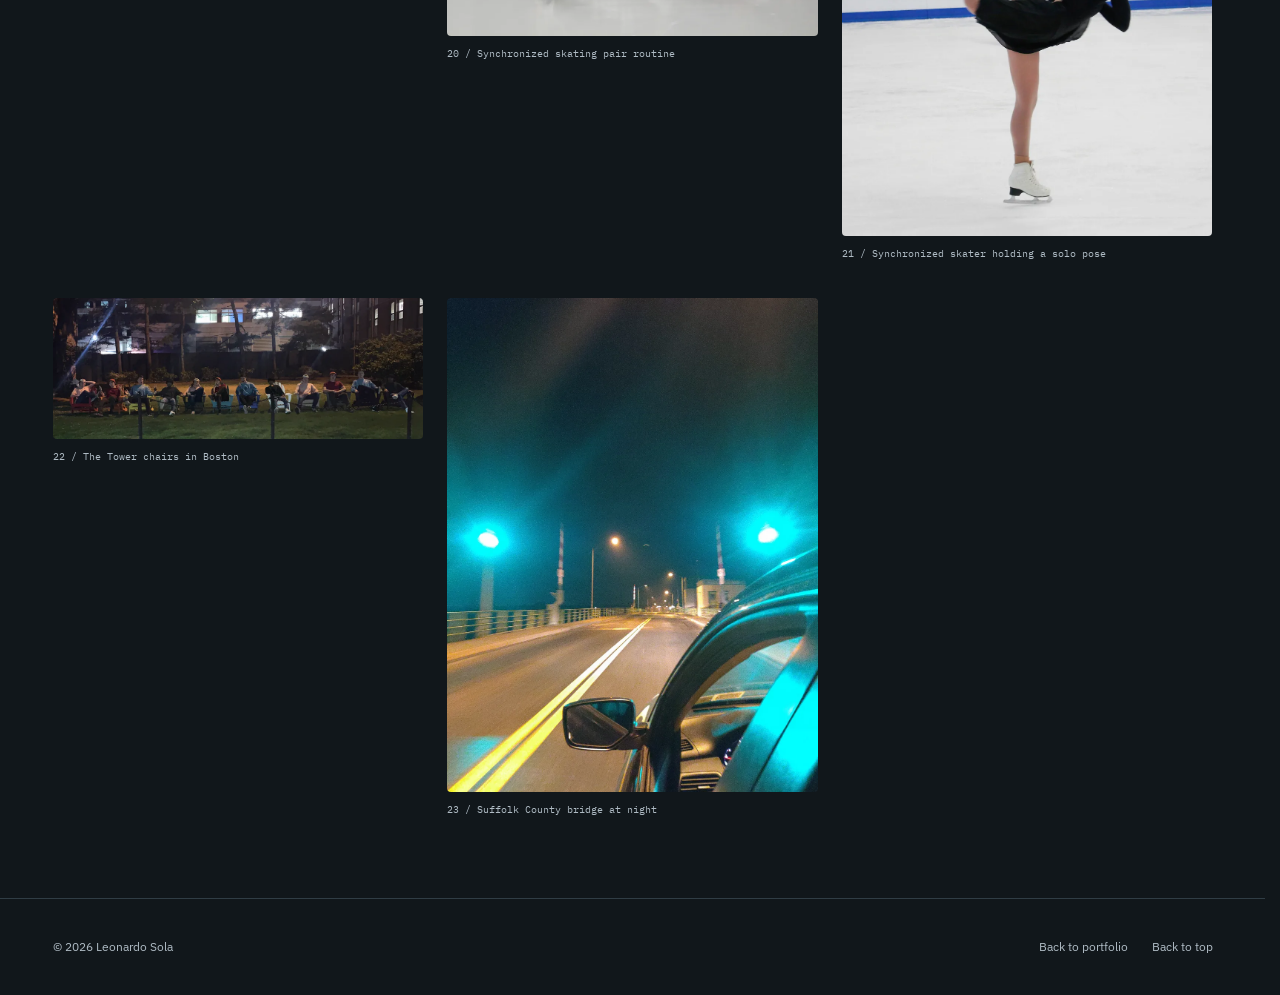
<file: photography.html>
<!doctype html>
<html lang="en">
<head>
  <meta charset="utf-8">
  <meta name="viewport" content="width=device-width, initial-scale=1">
  <title>Photography — Leonardo Sola</title>
  <meta name="description" content="Photography by Leonardo Sola from Boston, New York, Florida, and Long Island.">
  <meta name="author" content="Leonardo Sola">
  <meta name="theme-color" content="#11171b">
  <link rel="canonical" href="https://leonardosola.com/photography.html">
  <link rel="preconnect" href="https://fonts.googleapis.com">
  <link rel="preconnect" href="https://fonts.gstatic.com" crossorigin>
  <link rel="stylesheet" href="https://fonts.googleapis.com/css2?family=IBM+Plex+Mono:wght@400;500&amp;family=IBM+Plex+Sans:wght@400;500;600;700&amp;display=swap">
  <link rel="icon" href="favicon.png" type="image/png">
  <link rel="stylesheet" href="css/site.css">
</head>
<body>
  <a class="skip-link" href="#gallery">Skip to gallery</a>

  <header class="site-header" data-site-header>
    <nav class="nav-shell" aria-label="Gallery navigation">
      <a class="brand" href="index.html" aria-label="Leonardo Sola portfolio home">
        <span class="brand-name">Leonardo Sola</span>
      </a>
      <a class="gallery-back-link" href="index.html#photography"><span aria-hidden="true">←</span> Back to portfolio</a>
    </nav>
  </header>

  <main>
    <section class="gallery-hero" aria-labelledby="gallery-title">
      <div class="container">
        <p class="eyebrow">2019–2026</p>
        <h1 id="gallery-title">Photography</h1>
        <p>Boston, New York, Florida, and Long Island.</p>
        <div class="gallery-meta"><span>23 photographs</span><span>Select a photograph to explore</span></div>
      </div>
    </section>

    <section class="gallery-section" id="gallery" aria-label="Photography gallery">
      <div class="container gallery-grid">
        <a class="gallery-item" href="images/watermarked/CampingWaterfall.jpg" aria-label="Open waterfall cascading over rocks in a forest photograph at full resolution"><img src="images/optimized/gallery-camping-waterfall.webp" alt="Waterfall cascading over rocks in a forest" width="1000" height="750" loading="lazy" decoding="async"><span class="gallery-caption" aria-hidden="true">01 / Waterfall cascading over rocks in a forest</span></a>
        <a class="gallery-item" href="images/watermarked/FireLeaves.jpg" aria-label="Open autumn leaves in fiery colors photograph at full resolution"><img src="images/optimized/gallery-fire-leaves.webp" alt="Autumn leaves in fiery colors" width="1000" height="544" loading="lazy" decoding="async"><span class="gallery-caption" aria-hidden="true">02 / Autumn leaves in fiery colors</span></a>
        <a class="gallery-item" href="images/watermarked/twoPlanes.jpg" aria-label="Open two planes in the sky photograph at full resolution"><img src="images/optimized/gallery-two-planes.webp" alt="Two planes in the sky" width="1000" height="1000" loading="lazy" decoding="async"><span class="gallery-caption" aria-hidden="true">03 / Two planes in the sky</span></a>
        <a class="gallery-item" href="images/watermarked/FloridaSunset.jpg" aria-label="Open Tampa Bay sunset photograph at full resolution"><img src="images/optimized/gallery-florida-sunset.webp" alt="Sunset over Tampa Bay" width="1000" height="804" decoding="async"><span class="gallery-caption" aria-hidden="true">04 / Sunset over Tampa Bay</span></a>
        <a class="gallery-item" href="images/watermarked/photo2.jpg" aria-label="Open Lansdowne Street photograph at full resolution"><img src="images/optimized/gallery-lansdowne.webp" alt="Lansdowne Street in Boston at night" width="1000" height="543" loading="lazy" decoding="async"><span class="gallery-caption" aria-hidden="true">05 / Lansdowne Street in Boston at night</span></a>
        <a class="gallery-item" href="images/watermarked/photo1.jpg" aria-label="Open portrait at full resolution"><img src="images/optimized/gallery-aaron.webp" alt="Outdoor portrait of Aaron" width="1000" height="799" loading="lazy" decoding="async"><span class="gallery-caption" aria-hidden="true">06 / Outdoor portrait of Aaron</span></a>
        <a class="gallery-item" href="images/watermarked/photo3.jpg" aria-label="Open long-exposure photograph at full resolution"><img src="images/optimized/gallery-long-exposure.webp" alt="Electric skateboard long-exposure light trail" width="1000" height="723" loading="lazy" decoding="async"><span class="gallery-caption" aria-hidden="true">07 / Electric skateboard long-exposure light trail</span></a>
        <a class="gallery-item" href="images/watermarked/Esplanade Skyline Reflection Edit.jpg" aria-label="Open Esplanade skyline photograph at full resolution"><img src="images/optimized/gallery-esplanade.webp" alt="Boston skyline reflected across the Charles River" width="1000" height="701" loading="lazy" decoding="async"><span class="gallery-caption" aria-hidden="true">08 / Boston skyline reflected across the Charles River</span></a>
        <a class="gallery-item" href="images/watermarked/NYC Batman Stock 1.jpg" aria-label="Open Times Square photograph at full resolution"><img src="images/optimized/gallery-batman.webp" alt="Times Square street performer dressed as Batman" width="1000" height="750" loading="lazy" decoding="async"><span class="gallery-caption" aria-hidden="true">09 / Times Square street performer dressed as Batman</span></a>
        <a class="gallery-item" href="images/watermarked/Building across from Yawkey.jpg" aria-label="Open Yawkey building photograph at full resolution"><img src="images/optimized/gallery-yawkey.webp" alt="Building across from Yawkey station in Boston" width="1000" height="1333" loading="lazy" decoding="async"><span class="gallery-caption" aria-hidden="true">10 / Building across from Yawkey station in Boston</span></a>
        <a class="gallery-item" href="images/watermarked/CDS Warm.jpg" aria-label="Open Boston University CDS photograph at full resolution"><img src="images/optimized/gallery-cds.webp" alt="Boston University CDS building in warm summer light" width="1000" height="685" loading="lazy" decoding="async"><span class="gallery-caption" aria-hidden="true">11 / Boston University CDS building in warm summer light</span></a>
        <a class="gallery-item" href="images/watermarked/photo4.jpg" aria-label="Open Boston rooftop photograph at full resolution"><img src="images/optimized/gallery-rooftop.webp" alt="Boston skyline viewed from a rooftop" width="1000" height="667" loading="lazy" decoding="async"><span class="gallery-caption" aria-hidden="true">12 / Boston skyline viewed from a rooftop</span></a>
        <a class="gallery-item" href="images/watermarked/car2.jpg" aria-label="Open Storrow Drive photograph at full resolution"><img src="images/optimized/gallery-storrow.webp" alt="Night traffic light trails on Storrow Drive" width="1000" height="618" loading="lazy" decoding="async"><span class="gallery-caption" aria-hidden="true">13 / Night traffic light trails on Storrow Drive</span></a>
        <a class="gallery-item" href="images/watermarked/JoeBWPortWoodAl.jpg" aria-label="Open black-and-white portrait at full resolution"><img src="images/optimized/gallery-joe.webp" alt="Black-and-white portrait of Joe outdoors" width="1000" height="999" loading="lazy" decoding="async"><span class="gallery-caption" aria-hidden="true">14 / Black-and-white portrait of Joe outdoors</span></a>
        <a class="gallery-item" href="images/watermarked/solaChoiceSet-3.jpg" aria-label="Open anniversary portrait at full resolution"><img src="images/optimized/gallery-anniversary.webp" alt="Anniversary portrait in Boston" width="1000" height="577" loading="lazy" decoding="async"><span class="gallery-caption" aria-hidden="true">15 / Anniversary portrait in Boston</span></a>
        <a class="gallery-item" href="images/watermarked/Fenway Bridge.jpg" aria-label="Open Fenway bridge photograph at full resolution"><img src="images/optimized/gallery-fenway.webp" alt="Fenway bridge in Boston" width="1000" height="778" loading="lazy" decoding="async"><span class="gallery-caption" aria-hidden="true">16 / Fenway bridge in Boston</span></a>
        <a class="gallery-item" href="images/watermarked/solaFinal11.jpg" aria-label="Open skating coach photograph at full resolution"><img src="images/optimized/gallery-skating-coach.webp" alt="Haydenettes synchronized skating coach instructing" width="1000" height="923" loading="lazy" decoding="async"><span class="gallery-caption" aria-hidden="true">17 / Haydenettes synchronized skating coach instructing</span></a>
        <a class="gallery-item" href="images/watermarked/solaFinal12.jpg" aria-label="Open skating alignment photograph at full resolution"><img src="images/optimized/gallery-skating-gauging.webp" alt="Synchronized skating alignment check" width="1000" height="544" loading="lazy" decoding="async"><span class="gallery-caption" aria-hidden="true">18 / Synchronized skating alignment check</span></a>
        <a class="gallery-item" href="images/watermarked/solaFinal16.jpg" aria-label="Open skating teaching photograph at full resolution"><img src="images/optimized/gallery-skating-teaching.webp" alt="Synchronized skating teaching moment" width="1000" height="456" loading="lazy" decoding="async"><span class="gallery-caption" aria-hidden="true">19 / Synchronized skating teaching moment</span></a>
        <a class="gallery-item" href="images/watermarked/solaFinal5.jpg" aria-label="Open skating pair photograph at full resolution"><img src="images/optimized/gallery-skating-pair.webp" alt="Synchronized skating pair routine" width="1000" height="639" loading="lazy" decoding="async"><span class="gallery-caption" aria-hidden="true">20 / Synchronized skating pair routine</span></a>
        <a class="gallery-item" href="images/watermarked/solaFinal7.jpg" aria-label="Open skating solo photograph at full resolution"><img src="images/optimized/gallery-skating-solo.webp" alt="Synchronized skater holding a solo pose" width="1000" height="1179" loading="lazy" decoding="async"><span class="gallery-caption" aria-hidden="true">21 / Synchronized skater holding a solo pose</span></a>
        <a class="gallery-item" href="images/watermarked/Tower Chairs Edit.jpg" aria-label="Open Tower chairs photograph at full resolution"><img src="images/optimized/gallery-tower-chairs.webp" alt="The Tower chairs in Boston" width="1000" height="380" loading="lazy" decoding="async"><span class="gallery-caption" aria-hidden="true">22 / The Tower chairs in Boston</span></a>
        <a class="gallery-item" href="images/watermarked/IMG_20220827_013123.jpg" aria-label="Open Suffolk County bridge photograph at full resolution"><img src="images/optimized/gallery-suffolk-bridge.webp" alt="Suffolk County bridge at night" width="1000" height="1333" loading="lazy" decoding="async"><span class="gallery-caption" aria-hidden="true">23 / Suffolk County bridge at night</span></a>
      </div>
    </section>
  </main>

  <footer class="site-footer">
    <div class="container footer-inner">
      <p>© <span data-current-year>2026</span> Leonardo Sola</p>
      <div><a href="index.html">Back to portfolio</a><a href="#gallery">Back to top</a></div>
    </div>
  </footer>
  <script src="js/site.js" defer></script>
  <script src="js/photo-viewer.js" defer></script>
</body>
</html>
</file>
<file: css/site.css>
/* Leonardo Sola — an editorial portfolio for working systems. */
:root {
  color-scheme: dark;
  --page: #11171b;
  --surface: #1a2329;
  --surface-soft: #161e24;
  --text: #edf1f3;
  --text-soft: #afbbc4;
  --accent: #95b4ff;
  --accent-hover: #b7ccff;
  --line: #303d45;
  --line-strong: #4b5c66;
  --night: #171b1f;
  --body: "IBM Plex Sans", "Segoe UI", sans-serif;
  --mono: "IBM Plex Mono", Consolas, monospace;
  --container: 1160px;
  --transition: 180ms ease;
}
*, *::before, *::after { box-sizing: border-box; }
html { scroll-behavior: smooth; scroll-padding-top: 100px; scrollbar-gutter: stable; }
body { margin: 0; min-width: 320px; background: var(--page); color: var(--text); font: 400 18px/1.65 var(--body); -webkit-font-smoothing: antialiased; }
body.nav-open, body.dialog-open, body.photo-viewer-open { overflow: hidden; }
img, svg { display: block; max-width: 100%; }
img { height: auto; }
button, input, select, textarea { font: inherit; }
button, a { -webkit-tap-highlight-color: transparent; touch-action: manipulation; }
button { cursor: pointer; }
a { color: inherit; text-decoration: none; }
:focus-visible { outline: 3px solid var(--accent); outline-offset: 5px; }
::selection { background: #dbe4ff; color: #142650; }
h1, h2, h3, h4, p, figure { margin: 0; }
h1, h2, h3, h4 { font-weight: 500; line-height: 1.12; letter-spacing: -0.045em; text-wrap: balance; }
h1 { font-size: clamp(3.25rem, 6.5vw, 5.5rem); }
h2 { font-size: clamp(2.25rem, 4vw, 3.25rem); }
h3 { font-size: clamp(1.6rem, 2.5vw, 2rem); }
h4 { font-size: 1.25rem; letter-spacing: -0.025em; }
p { color: var(--text-soft); }
p + p { margin-top: 1rem; }
.container, .nav-shell { width: min(var(--container), calc(100% - 4rem)); margin-inline: auto; }
.sr-only { position: absolute; width: 1px; height: 1px; margin: -1px; padding: 0; overflow: hidden; clip: rect(0, 0, 0, 0); white-space: nowrap; border: 0; }
.skip-link { position: fixed; top: 12px; left: 12px; z-index: 100; padding: 12px 20px; background: #315bce; color: white; transform: translateY(-180%); }
.skip-link:focus { transform: translateY(0); }
.eyebrow, .project-kicker { font: 400 12px/1.6 var(--mono); letter-spacing: 0.035em; }
.eyebrow { margin-bottom: 24px; color: var(--text-soft); }
.section-index { color: var(--accent); margin-right: 10px; }
.section { padding-block: 96px; }
.simple-section-heading, .section-heading { margin-bottom: 48px; }
.simple-section-heading .eyebrow, .section-heading .eyebrow { margin-bottom: 14px; }
.button { display: inline-flex; min-height: 48px; align-items: center; justify-content: center; gap: 20px; padding: 10px 22px; border: 1px solid transparent; border-radius: 6px; font-size: 15px; font-weight: 500; transition: background var(--transition), color var(--transition), border-color var(--transition); }
.button-primary { background: #315bce; color: white; }
.button-primary:hover { background: #2448ae; }
.button-secondary { background: transparent; border-color: var(--line-strong); }
.button-secondary:hover { border-color: var(--text); background: var(--surface); }
.text-link { display: inline-flex; min-height: 44px; align-items: center; gap: 10px; padding: 4px 0; border: 0; background: transparent; color: var(--accent); font-size: 15px; font-weight: 500; text-decoration: underline; text-decoration-color: transparent; text-underline-offset: 5px; transition: text-decoration-color var(--transition), color var(--transition); }
.text-link:hover { color: var(--accent-hover); text-decoration-color: currentColor; }

/* Masthead */
.site-header { position: sticky; top: 0; z-index: 30; background: var(--page); border-bottom: 1px solid var(--line); }
.nav-shell { display: flex; align-items: center; justify-content: space-between; min-height: 80px; gap: 24px; }
.brand { display: inline-flex; align-items: baseline; min-height: 44px; padding-block: 8px; white-space: nowrap; font-size: 21px; font-weight: 600; letter-spacing: -0.055em; }
.nav-links { display: flex; align-items: center; gap: 22px; }
.nav-links a, .gallery-back-link { display: inline-flex; align-items: center; min-height: 44px; font-size: 13px; font-weight: 500; transition: color var(--transition); }
.nav-links a:hover, .nav-links a[aria-current="true"], .gallery-back-link:hover { color: var(--accent); }
.nav-links a[aria-current="true"] { text-decoration: underline; text-underline-offset: 7px; }
.nav-links .nav-resume { padding-inline: 14px; border: 1px solid var(--line-strong); border-radius: 6px; }
.nav-toggle { display: none; width: 44px; height: 44px; align-items: center; justify-content: center; border: 1px solid var(--line-strong); border-radius: 6px; color: var(--text); background: transparent; }
.gallery-back-link { gap: 12px; }

/* Introduction */
.hero { padding-block: clamp(64px, 8vw, 112px) 80px; }
.hero-grid { display: grid; grid-template-columns: minmax(0, 1fr) 260px; align-items: center; gap: 64px; }
.hero-copy { min-width: 0; }
.hero-copy > .eyebrow { color: var(--accent); margin-bottom: 20px; }
.hero h1 { white-space: nowrap; font-weight: 500; letter-spacing: -0.065em; }
.hero-role { margin-top: 6px; color: var(--text); font-size: clamp(1.7rem, 3vw, 2.5rem); letter-spacing: -0.04em; line-height: 1.25; }
.hero-lede { max-width: 57ch; margin-top: 24px; font-size: 18px; line-height: 1.65; }
.hero-next { display: grid; gap: 1px; margin-top: 25px; padding-left: 15px; border-left: 2px solid var(--accent); font-size: 14px; }
.hero-next-label { color: var(--text); font-weight: 500; }
.hero-next-team { color: var(--text-soft); }
.hero-actions { display: flex; flex-wrap: wrap; gap: 12px; margin-top: 28px; }
.hero-actions .button-secondary { border-color: transparent; }
.hero-actions .button-secondary:hover { background: var(--surface-soft); }
.hero-links { display: flex; gap: 24px; margin-top: 20px; }
.hero-links a { display: inline-flex; min-height: 44px; align-items: center; gap: 8px; color: var(--text-soft); font-size: 13px; }
.hero-links a:hover { color: var(--accent); }
.hero-links svg { width: 16px; height: 16px; }
.hero-portrait-wrap { width: 260px; padding-top: 16px; }
.portrait-frame { overflow: hidden; border-radius: 8px; background: var(--surface); }
.hero-portrait { width: 100%; aspect-ratio: 1; object-fit: cover; }
.hero-credential { display: grid; gap: 2px; margin-top: 16px; padding-top: 12px; border-top: 1px solid var(--line); font: 400 12px/1.6 var(--mono); }
.hero-credential span:first-child { color: var(--text); }

/* Editorial project entries and the lead system study. */
.section-work { padding-top: 0; }
.section-work > .container { padding-top: 44px; border-top: 1px solid var(--line-strong); }
.selected-projects { display: grid; grid-template-columns: repeat(2, minmax(0, 1fr)); gap: 52px 40px; }
.selected-project { min-width: 0; display: flex; flex-direction: column; }
.selected-project-content { display: flex; flex: 1; flex-direction: column; align-items: flex-start; padding-top: 24px; }
.selected-project-content h3 { margin-bottom: 14px; }
.selected-project-content > p:not(.project-kicker) { font-size: 16px; line-height: 1.65; }
.project-kicker { margin-bottom: 10px; color: var(--text-soft); font-size: 11px; }
.project-image { aspect-ratio: 3 / 2; overflow: hidden; background: #fff; border: 1px solid var(--line); border-radius: 8px; }
.project-image img { width: 100%; height: 100%; object-fit: cover; }
.project-image-mri img { object-fit: contain; padding: 18px; }
.project-image-rocket img { object-position: center 26%; }
.project-image-natura img { object-position: center top; }
.project-image-easynote img { object-fit: contain; padding: 20px; }
.tag-list { display: flex; flex-wrap: wrap; gap: 6px 16px; padding: 14px 0 0; margin: 0 0 14px; list-style: none; font: 400 11px/1.8 var(--mono); color: var(--text-soft); }
.tag-list li + li::before { content: "/"; margin-right: 16px; color: var(--text-soft); }
.project-actions { display: flex; align-items: center; flex-wrap: wrap; gap: 8px 24px; margin-top: auto; }
.selected-project-content > .project-read-more { margin-top: auto; }
.selected-project-featured { grid-column: 1 / -1; display: grid; grid-template-columns: minmax(0, 1fr) minmax(0, 1fr); align-items: center; gap: 48px; padding-block: 8px 48px; border-bottom: 1px solid var(--line); }
.selected-project-featured .selected-project-content { padding-top: 0; }
.selected-project-featured .project-kicker { color: var(--accent); }
.selected-project-featured h3 { max-width: 13ch; font-size: clamp(2rem, 3.5vw, 2.75rem); }
.selected-project-featured .project-contribution { margin-top: 18px; padding-left: 14px; border-left: 2px solid var(--line-strong); font-size: 14px; }
.project-contribution strong { display: block; color: var(--text); font-weight: 500; margin-bottom: 4px; }
.selected-project-featured .tag-list { margin-top: 7px; }
.architecture-card { min-width: 0; padding: 30px; background: var(--surface-soft); border: 1px solid var(--line); border-radius: 8px; }
.architecture-card figcaption { margin-bottom: 28px; color: var(--text); font-size: 18px; font-weight: 500; line-height: 1.4; letter-spacing: -0.025em; }
.diagram-index { display: block; margin-bottom: 9px; color: var(--text-soft); font: 400 10px/1.6 var(--mono); letter-spacing: 0.05em; }
.architecture-row { display: grid; grid-template-columns: minmax(0, 1fr) 20px minmax(0, 1fr); align-items: center; gap: 8px; margin-top: 18px; }
.architecture-label { grid-column: 1 / -1; color: var(--text-soft); font: 400 10px/1.5 var(--mono); }
.architecture-node { padding: 12px 6px; border: 1px solid var(--line-strong); border-radius: 4px; background: var(--page); text-align: center; color: var(--text); font: 400 11px/1.4 var(--mono); }
.architecture-node-accent { background: #202f4d; border-color: #435b8a; color: #c0d2ff; }
.architecture-arrow { text-align: center; color: var(--accent); font-size: 18px; }
.architecture-metrics { display: grid; grid-template-columns: repeat(3, minmax(0, 1fr)); gap: 12px; margin-top: 28px; padding-top: 18px; border-top: 1px solid var(--line); }
.architecture-metrics span { color: var(--text-soft); font: 400 10px/1.5 var(--mono); }
.architecture-metrics strong { display: block; margin-bottom: 3px; color: var(--text); font: 500 20px/1.2 var(--body); letter-spacing: -0.03em; }
.architecture-note { margin-top: 16px; font-size: 11px; }
.other-projects-heading { grid-column: 1 / -1; display: flex; justify-content: space-between; align-items: baseline; gap: 16px; margin-block: -20px -24px; }
.other-projects-heading p { color: var(--text); font-size: 18px; font-weight: 500; }
.other-projects-heading span { color: var(--text-soft); font-size: 13px; }
.additional-work { margin-top: 72px; padding-top: 28px; border-top: 1px solid var(--line-strong); }
.additional-work-heading { display: flex; justify-content: space-between; align-items: baseline; gap: 16px; margin-bottom: 28px; }
.additional-work-heading h3 { font-size: 22px; }
.additional-work-heading p { font-size: 13px; }
.compact-projects { display: grid; grid-template-columns: repeat(2, minmax(0, 1fr)); gap: 40px; }
.compact-project { padding-top: 20px; border-top: 1px solid var(--line); }
.compact-project-title { margin-bottom: 14px; }
.compact-project-summary p { font-size: 15px; }
.compact-project-summary .project-actions, .compact-project-summary > .text-link { margin-top: 12px; }

/* Experience, education, capabilities. */
#experience { background: var(--surface-soft); }
.experience-layout { display: grid; grid-template-columns: minmax(0, 1.8fr) minmax(0, 1fr); gap: 64px; }
.timeline > article { position: relative; display: grid; grid-template-columns: 110px minmax(0, 1fr); column-gap: 24px; padding-block: 24px; border-top: 1px solid var(--line); }
.timeline > article:first-child { padding-top: 0; border-top: 0; }
.timeline-meta { grid-column: 1; grid-row: 1 / span 3; display: flex; flex-direction: column; gap: 4px; padding-top: 4px; color: var(--text-soft); font: 400 11px/1.7 var(--mono); }
.timeline h3 { grid-column: 2; font-size: 22px; letter-spacing: -0.035em; line-height: 1.25; }
.timeline-org { grid-column: 2; margin-top: 8px; color: var(--text); font-size: 14px; }
.timeline > article > p:last-child { grid-column: 2; margin-top: 12px; font-size: 15px; }
.next-role-card h3 { color: var(--accent); }
.education-card { padding-left: 28px; border-left: 1px solid var(--line); }
.education-card .eyebrow { margin-bottom: 18px; }
.education-card h3 { font-size: 26px; }
.education-card p { font-size: 15px; }
.education-card .degree { margin-top: 12px; color: var(--text); }
.education-date { margin-top: 8px; font: 400 12px/1.6 var(--mono); }
.education-card > .text-link { margin-top: 16px; }
.skills-grid { display: grid; grid-template-columns: repeat(3, minmax(0, 1fr)); gap: 32px; margin-top: 56px; padding-top: 32px; border-top: 1px solid var(--line); }
.skills-intro { grid-column: 1 / -1; display: grid; grid-template-columns: 1fr 2fr; gap: 32px; }
.skills-intro h3 { max-width: 38ch; font-size: 22px; line-height: 1.35; letter-spacing: -0.03em; }
.skill-group h4 { margin-bottom: 12px; font-size: 17px; }
.skill-group p { font-size: 14px; line-height: 1.8; }

/* About */
.about-grid { display: grid; grid-template-columns: minmax(0, 1fr) minmax(0, 1.3fr); align-items: center; gap: 80px; }
.about-photo { overflow: hidden; border-radius: 8px; }
.about-photo img { width: 100%; aspect-ratio: 4 / 5; object-fit: cover; }
.about-copy .eyebrow { margin-bottom: 16px; }
.about-copy h2 { margin-bottom: 24px; }
.about-copy > p:not(.eyebrow) { font-size: 17px; }
.about-resume-button { margin-top: 28px; }

/* Photography: protected previews and full-resolution originals remain intact. */
.photography { background: var(--night); color: #f3f3ef; }
.photography .eyebrow { color: #b8c0c3; }
.photography .section-index { color: #95afff; }
.photography-heading h2 { max-width: 18ch; font-size: clamp(2.5rem, 5vw, 4rem); }
.photography-panorama { margin-bottom: 36px; }
.photography-panorama img { width: 100%; aspect-ratio: 2.8 / 1; object-fit: cover; object-position: center 60%; border-radius: 6px; }
.photography-panorama figcaption { margin-top: 12px; color: #b8c0c3; font: 400 11px/1.6 var(--mono); }
.photo-grid { display: grid; grid-template-columns: repeat(3, minmax(0, 1fr)); gap: 20px; align-items: start; }
.photo-card { display: block; border-radius: 4px; overflow: hidden; }
.photo-card img { width: 100%; aspect-ratio: 4 / 3; object-fit: cover; transition: opacity var(--transition); }
.photo-card:hover img { opacity: 0.85; }
.photo-card, .gallery-item { cursor: zoom-in; }
.photography-action { display: flex; justify-content: center; margin-top: 36px; }
.photography .button-secondary { border-color: #737e83; color: #f3f3ef; }
.photography .button-secondary:hover { background: #2d3539; border-color: #cbd2d5; }
.photography :focus-visible, .photo-viewer :focus-visible { outline-color: #95afff; }
.gallery-hero { padding-block: 72px 48px; }
.gallery-hero h1 { max-width: 14ch; font-size: clamp(3rem, 6.5vw, 5.5rem); }
.gallery-hero h1 + p { margin-top: 24px; font-size: 18px; }
.gallery-meta { display: flex; justify-content: space-between; gap: 20px; margin-top: 44px; padding-top: 20px; border-top: 1px solid var(--line); color: var(--text-soft); font: 400 11px/1.6 var(--mono); }
.gallery-section { padding-bottom: 80px; }
.gallery-grid { display: grid; grid-template-columns: repeat(3, minmax(0, 1fr)); align-items: start; gap: 36px 24px; }
.gallery-item { display: block; min-width: 0; }
.gallery-item img { width: 100%; height: auto; border-radius: 4px; transition: opacity var(--transition); }
.gallery-item:hover img { opacity: 0.85; }
.gallery-caption { display: block; margin-top: 10px; color: var(--text-soft); font: 400 10px/1.6 var(--mono); }

/* Contact and colophon */
.section-contact { padding-block: 88px 80px; }
.contact-panel { display: grid; grid-template-columns: minmax(0, 1fr) auto; gap: 48px; align-items: end; }
.contact-panel h2 { margin-bottom: 20px; font-size: clamp(2.75rem, 5.5vw, 4.5rem); }
.contact-panel p:not(.eyebrow) { max-width: 53ch; font-size: 17px; }
.contact-email { display: inline-block; margin-top: 24px; font-size: clamp(1rem, 2.4vw, 1.5rem); letter-spacing: -0.035em; text-decoration: underline; text-decoration-color: var(--line-strong); text-underline-offset: 7px; overflow-wrap: anywhere; }
.contact-email:hover { color: var(--accent); text-decoration-color: var(--accent); }
.contact-actions { display: grid; gap: 12px; }
.site-footer { border-top: 1px solid var(--line); }
.footer-inner { display: flex; justify-content: space-between; align-items: center; flex-wrap: wrap; gap: 16px; min-height: 96px; padding-block: 20px; font-size: 12px; }
.footer-inner > div { display: flex; flex-wrap: wrap; gap: 24px; }
.footer-inner a { display: inline-flex; align-items: center; min-height: 44px; color: var(--text-soft); }
.footer-inner a:hover { color: var(--accent); }

/* Native project dialogs retain focus management and Escape dismissal. */
.project-dialog { position: fixed; inset: 0; width: min(960px, calc(100% - 64px)); max-width: none; max-height: calc(100dvh - 64px); margin: auto; padding: 0; border: 1px solid var(--line-strong); border-radius: 10px; background: var(--page); color: var(--text); overscroll-behavior: contain; }
.project-dialog::backdrop { background: rgb(23 27 31 / 72%); }
.project-dialog[open] { animation: dialog-enter 180ms ease-out; }
.project-dialog-shell { display: flex; flex-direction: column; padding: 0 48px 48px; }
.dialog-close { position: sticky; top: 12px; z-index: 2; align-self: flex-end; flex-shrink: 0; width: 44px; height: 44px; margin: 12px -32px 0 0; border: 1px solid var(--line-strong); border-radius: 6px; background: var(--page); color: var(--text); font: 400 28px/1 var(--body); }
.dialog-close:hover { background: var(--surface-soft); border-color: var(--text); }
.project-dialog-content { width: min(100%, 700px); margin-inline: auto; }
.project-dialog-content h2 { margin-block: 8px 24px; padding-right: 12px; font-size: clamp(2rem, 4vw, 3rem); }
.project-dialog-content > p:not(.project-kicker) { font-size: 17px; line-height: 1.8; }
.project-dialog-content > .text-link { margin-top: 24px; }
.project-case-study { margin-top: 32px; }
.project-case-study section { padding-block: 24px; border-top: 1px solid var(--line); }
.project-case-study h3 { margin-bottom: 16px; font-size: 24px; }
.project-case-study p, .case-study-results { font-size: 16px; line-height: 1.8; color: var(--text-soft); }
.benchmark-facts { display: grid; grid-template-columns: repeat(4, minmax(0, 1fr)); gap: 16px; margin-bottom: 24px; }
.benchmark-facts > div { padding-top: 12px; border-top: 2px solid var(--accent); }
.benchmark-facts strong { display: block; color: var(--text); font-size: 28px; font-weight: 500; letter-spacing: -0.04em; }
.benchmark-facts span { font: 400 11px/1.6 var(--mono); color: var(--text-soft); }
.case-study-results { margin: 0; padding-left: 22px; }
.case-study-results li + li { margin-top: 14px; }
.project-dialog-gallery { width: min(100%, 760px); display: grid; gap: 20px; margin: 36px auto 0; padding-top: 28px; border-top: 1px solid var(--line); }
.project-dialog-gallery img { width: 100%; height: auto; max-height: 75dvh; object-fit: contain; background: white; border: 1px solid var(--line); border-radius: 4px; }
.project-dialog-gallery-split { grid-template-columns: 1.5fr 1fr; align-items: center; }
@keyframes dialog-enter { from { opacity: 0; transform: translateY(8px); } to { opacity: 1; transform: translateY(0); } }

/* Full-resolution photo viewer: zoom, pan, fit and keyboard controls. */
.photo-viewer { --text: #f3f3ef; --text-soft: #bdc6ca; --accent: #95afff; --line: #424c52; position: fixed; inset: 0; width: 100%; height: 100dvh; max-width: none; max-height: none; margin: 0; padding: max(12px, env(safe-area-inset-top)) max(20px, env(safe-area-inset-right)) max(12px, env(safe-area-inset-bottom)) max(20px, env(safe-area-inset-left)); border: 0; background: var(--night); color: var(--text); }
.photo-viewer[open] { display: grid; grid-template-rows: auto minmax(0, 1fr) auto; gap: 12px; }
.photo-viewer::backdrop { background: var(--night); }
.photo-viewer-topbar, .photo-viewer-topbar > div, .photo-viewer-controls { display: flex; align-items: center; gap: 12px; }
.photo-viewer-topbar { justify-content: space-between; }
.photo-viewer-topbar .eyebrow { margin: 0; color: var(--text); }
.photo-viewer-count, .photo-viewer-help { color: var(--text-soft); font: 400 11px/1.5 var(--mono); }
.photo-viewer button { display: inline-flex; align-items: center; justify-content: center; flex-shrink: 0; min-width: 44px; min-height: 44px; padding: 8px; border: 1px solid var(--line); border-radius: 6px; color: var(--text); background: #252d32; transition: background var(--transition), border-color var(--transition); }
.photo-viewer button:hover:not(:disabled) { border-color: #8b999f; background: #343f46; }
.photo-viewer button:disabled { opacity: 0.4; cursor: default; }
.photo-viewer-stage { position: relative; min-width: 0; min-height: 0; overflow: hidden; touch-action: none; user-select: none; }
.photo-viewer-image { position: absolute; left: 50%; top: 50%; max-width: none; transform-origin: center; }
.photo-viewer-image[hidden] { display: none; }
.photo-viewer-stage.is-zoomed { cursor: grab; }
.photo-viewer-stage.is-zoomed.is-dragging { cursor: grabbing; }
.photo-viewer-status { position: absolute; inset: 0; display: grid; place-content: center; margin: 0; padding: 16px; color: var(--text-soft); text-align: center; pointer-events: none; font-size: 14px; }
.photo-viewer-bottom { display: grid; justify-items: center; gap: 8px; text-align: center; }
.photo-viewer-caption { color: var(--text); max-width: 70ch; font-size: 13px; line-height: 1.4; }
.photo-viewer-controls { gap: 6px; }
.photo-viewer-fit { font-size: 13px; }
.photo-viewer-zoom { width: 4ch; font: 400 12px/1.5 var(--mono); font-variant-numeric: tabular-nums; }
.photo-viewer-divider { width: 1px; height: 20px; margin-inline: 3px; background: var(--line); }
.photo-viewer-help { margin: 0; }
.photo-viewer-watermark { margin: 0; padding-inline: 8px; color: var(--text-soft); font-size: 10px; line-height: 1.5; }
.photo-viewer-watermark a { text-decoration: underline; text-underline-offset: 3px; }
.photo-viewer-watermark a:hover { color: var(--accent); }

@media (max-width: 1040px) {
  .nav-links { gap: 16px; }
  .nav-links a { font-size: 12px; }
  .hero-grid { grid-template-columns: minmax(0, 1fr) 220px; gap: 36px; }
  .hero-portrait-wrap { width: 220px; }
  .hero h1 { font-size: clamp(3rem, 6.5vw, 4.6rem); }
  .selected-project-featured { gap: 32px; }
  .architecture-card { padding: 24px; }
  .experience-layout { gap: 32px; }
  .timeline > article { grid-template-columns: 85px minmax(0, 1fr); column-gap: 16px; }
  .about-grid { gap: 48px; }
}
@media (max-width: 760px) {
  html { scroll-padding-top: 88px; }
  .container, .nav-shell { width: calc(100% - 40px); }
  .section { padding-block: 64px; }
  .nav-shell { position: relative; min-height: 68px; gap: 16px; }
  .brand { font-size: 20px; }
  .nav-toggle { display: inline-flex; }
  .nav-links { position: absolute; top: calc(100% + 1px); inset-inline: -20px; display: none; padding: 16px 20px 24px; max-height: calc(100dvh - 68px); overflow-y: auto; background: var(--page); border-bottom: 1px solid var(--line-strong); box-shadow: 0 16px 24px rgb(32 38 40 / 8%); }
  .nav-links.is-open { display: grid; grid-template-columns: repeat(2, minmax(0, 1fr)); gap: 8px 16px; }
  .nav-links a { padding: 8px 12px; font-size: 15px; }
  .nav-links .nav-resume { justify-content: center; }
  .hero { padding-block: 48px 56px; }
  .hero-grid { grid-template-columns: minmax(0, 1fr); gap: 32px; }
  .hero h1 { font-size: clamp(2.9rem, 10vw, 4.5rem); }
  .hero-copy > .eyebrow { font-size: 10px; margin-bottom: 16px; }
  .hero-role { font-size: 28px; }
  .hero-lede { margin-top: 20px; font-size: 17px; }
  .hero-portrait-wrap { display: grid; grid-template-columns: 112px minmax(0, 1fr); width: 100%; gap: 20px; align-items: center; padding-top: 0; }
  .hero-credential { margin-top: 0; padding-top: 0; border-top: 0; }
  .hero-links { margin-top: 12px; }
  .section-work { padding-top: 0; }
  .section-work > .container { padding-top: 32px; }
  .simple-section-heading, .section-heading { margin-bottom: 32px; }
  .selected-projects { grid-template-columns: minmax(0, 1fr); gap: 36px; }
  .selected-project-featured { display: flex; flex-direction: column; gap: 28px; padding-bottom: 32px; }
  .selected-project-featured h3 { max-width: none; font-size: 36px; }
  .architecture-card { width: 100%; padding: 24px; }
  .architecture-card figcaption { font-size: 20px; }
  .architecture-node { font-size: 12px; }
  .architecture-label { font-size: 11px; }
  .other-projects-heading { display: block; margin: 0 0 -12px; }
  .other-projects-heading span { display: block; margin-top: 4px; }
  .selected-project-content { padding-top: 20px; }
  .selected-project-content h3 { font-size: 28px; }
  .project-kicker { font-size: 10px; }
  .additional-work { margin-top: 48px; }
  .additional-work-heading { display: block; }
  .additional-work-heading p { margin-top: 8px; }
  .compact-projects { grid-template-columns: minmax(0, 1fr); gap: 28px; }
  .experience-layout { grid-template-columns: minmax(0, 1fr); gap: 32px; }
  .education-card { padding: 24px 0 0; border-left: 0; border-top: 1px solid var(--line); }
  .skills-grid { grid-template-columns: minmax(0, 1fr); gap: 24px; margin-top: 36px; }
  .skills-intro { display: block; }
  .skills-intro .eyebrow { margin-bottom: 12px; }
  .about-grid { grid-template-columns: minmax(0, 1fr); gap: 32px; }
  .about-photo img { aspect-ratio: 4 / 3; }
  .photography-heading h2 { font-size: 44px; }
  .photography-panorama img { aspect-ratio: 2 / 1; }
  .photo-grid { grid-template-columns: repeat(2, minmax(0, 1fr)); gap: 12px; }
  .gallery-hero { padding-block: 48px 36px; }
  .gallery-hero h1 { font-size: clamp(3rem, 10vw, 4.5rem); }
  .gallery-meta { margin-top: 32px; font-size: 10px; }
  .gallery-grid { grid-template-columns: repeat(2, minmax(0, 1fr)); gap: 28px 16px; }
  .contact-panel { grid-template-columns: minmax(0, 1fr); gap: 28px; }
  .contact-actions { display: flex; flex-wrap: wrap; }
  .contact-panel p:not(.eyebrow) { font-size: 16px; }
  .project-dialog { width: calc(100% - 32px); max-height: calc(100dvh - 32px); }
  .project-dialog-shell { padding: 0 24px 28px; }
  .dialog-close { margin-right: -12px; }
  .project-dialog-content h2 { font-size: 34px; }
  .project-dialog-content > p:not(.project-kicker) { font-size: 16px; }
  .project-dialog-gallery-split { grid-template-columns: minmax(0, 1fr); }
  .benchmark-facts { grid-template-columns: repeat(2, minmax(0, 1fr)); }
}
@media (max-width: 420px) {
  .hero h1 { font-size: clamp(2.5rem, 10.6vw, 2.9rem); }
  .hero-actions { gap: 8px; }
  .hero-actions .button { padding-inline: 16px; font-size: 14px; }
  .timeline > article { grid-template-columns: minmax(0, 1fr); }
  .timeline-meta { grid-column: 1; grid-row: auto; flex-direction: row; gap: 12px; margin-bottom: 10px; }
  .timeline h3, .timeline-org, .timeline > article > p:last-child { grid-column: 1; }
  .gallery-back-link { font-size: 12px; gap: 6px; }
  .gallery-meta { flex-direction: column; gap: 6px; }
  .gallery-grid { grid-template-columns: minmax(0, 1fr); gap: 28px; }
  .photography-heading h2 { font-size: 36px; }
  .architecture-card { padding: 20px; }
  .architecture-node { font-size: 10px; }
  .architecture-metrics { gap: 8px; }
  .project-dialog { width: 100%; height: 100dvh; max-height: 100dvh; border: 0; border-radius: 0; }
  .photo-viewer { padding-inline: 8px; }
  .photo-viewer-controls { gap: 4px; }
  .photo-viewer-divider { margin-inline: 0; }
  .photo-viewer-help { font-size: 9px; }
}
@media (prefers-reduced-motion: reduce) {
  *, *::before, *::after { scroll-behavior: auto !important; animation-duration: 0.01ms !important; animation-iteration-count: 1 !important; transition-duration: 0.01ms !important; }
}
@media print {
  .site-header, .hero-actions, .hero-links, .project-actions, .photography, .section-contact, .site-footer, dialog, .about-resume-button { display: none !important; }
  body { font-size: 11pt; background: white; color: black; }
  .container { width: 100%; }
  .hero, .section { padding-block: 24px; }
  .hero-grid { grid-template-columns: minmax(0, 1fr) 150px; gap: 24px; }
  .hero-portrait-wrap { width: 150px; }
  .hero h1 { font-size: 36pt; }
  h2 { font-size: 24pt; }
  .selected-project, .timeline > article, .education-card { break-inside: avoid; }
  .selected-projects { gap: 24px; }
  .selected-project-featured { display: grid; }
  .project-image { max-height: 200px; }
  #experience { background: white; }
}
</file>
